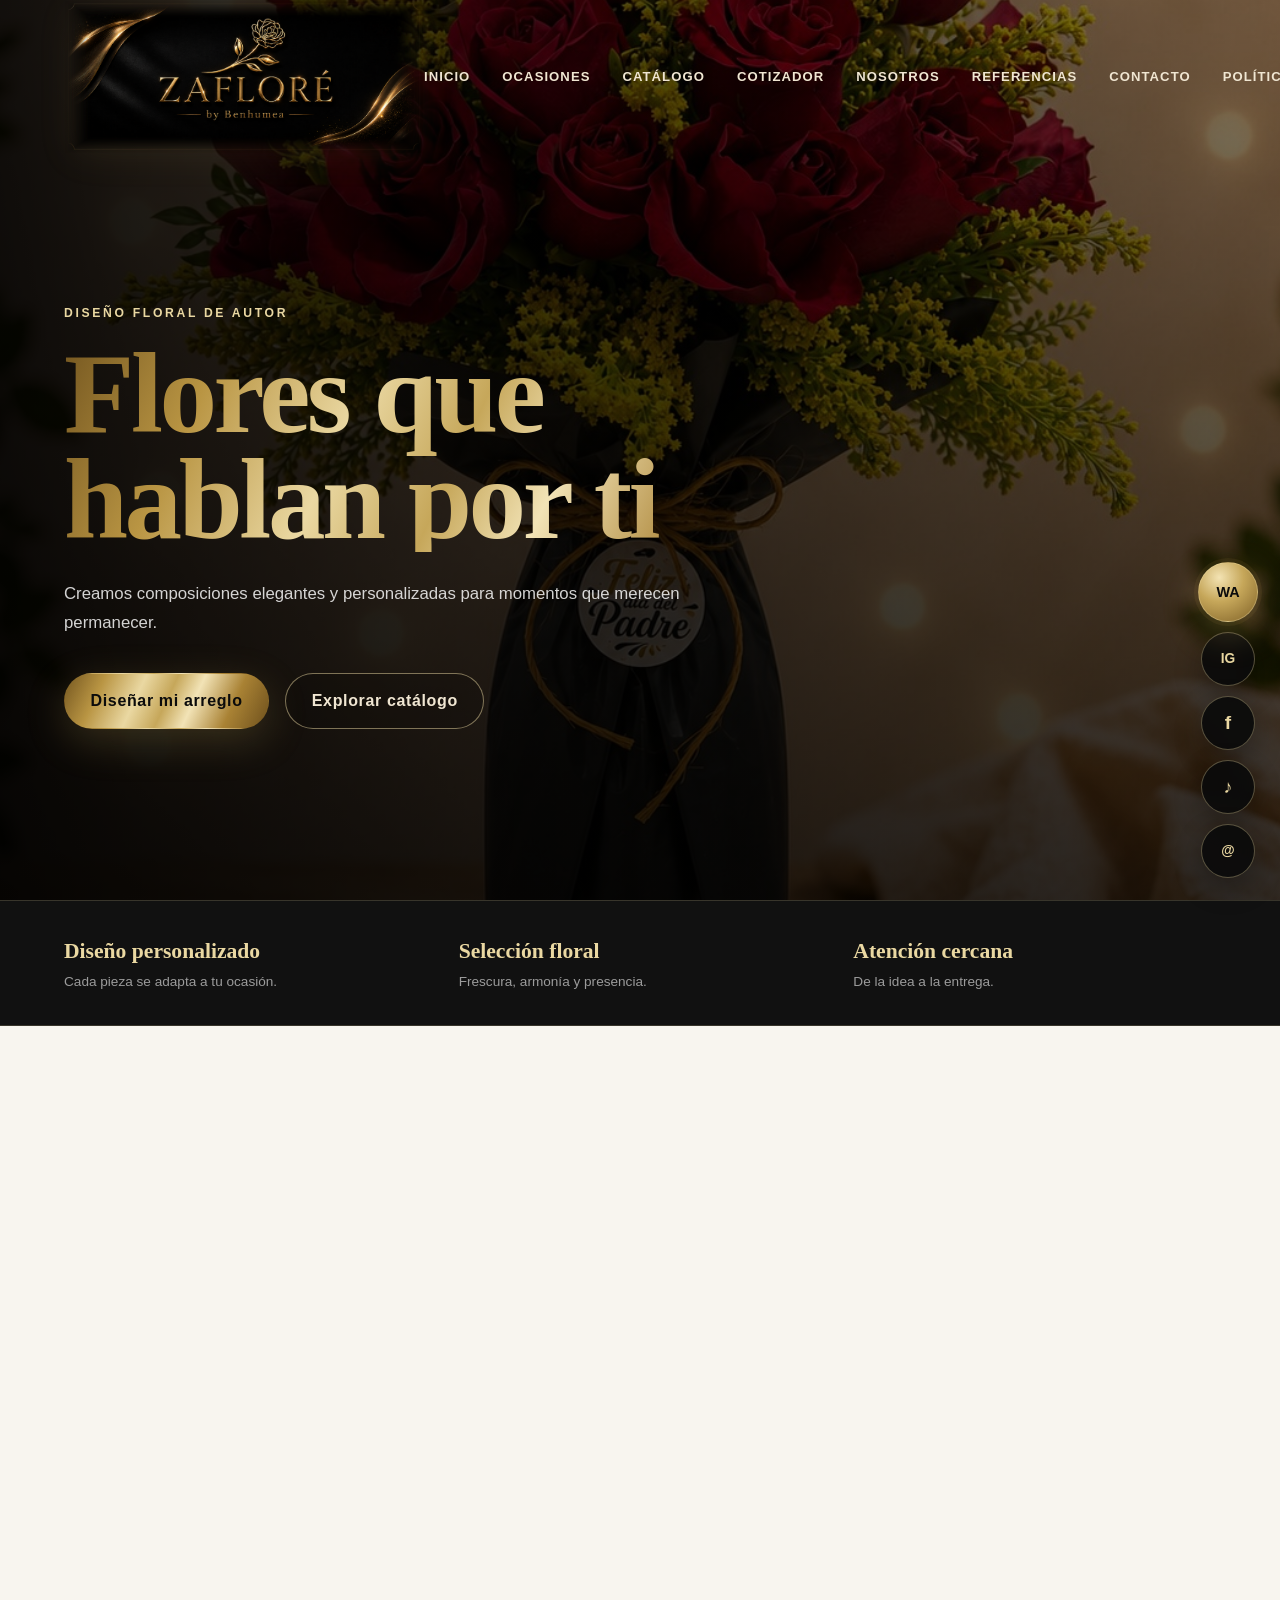
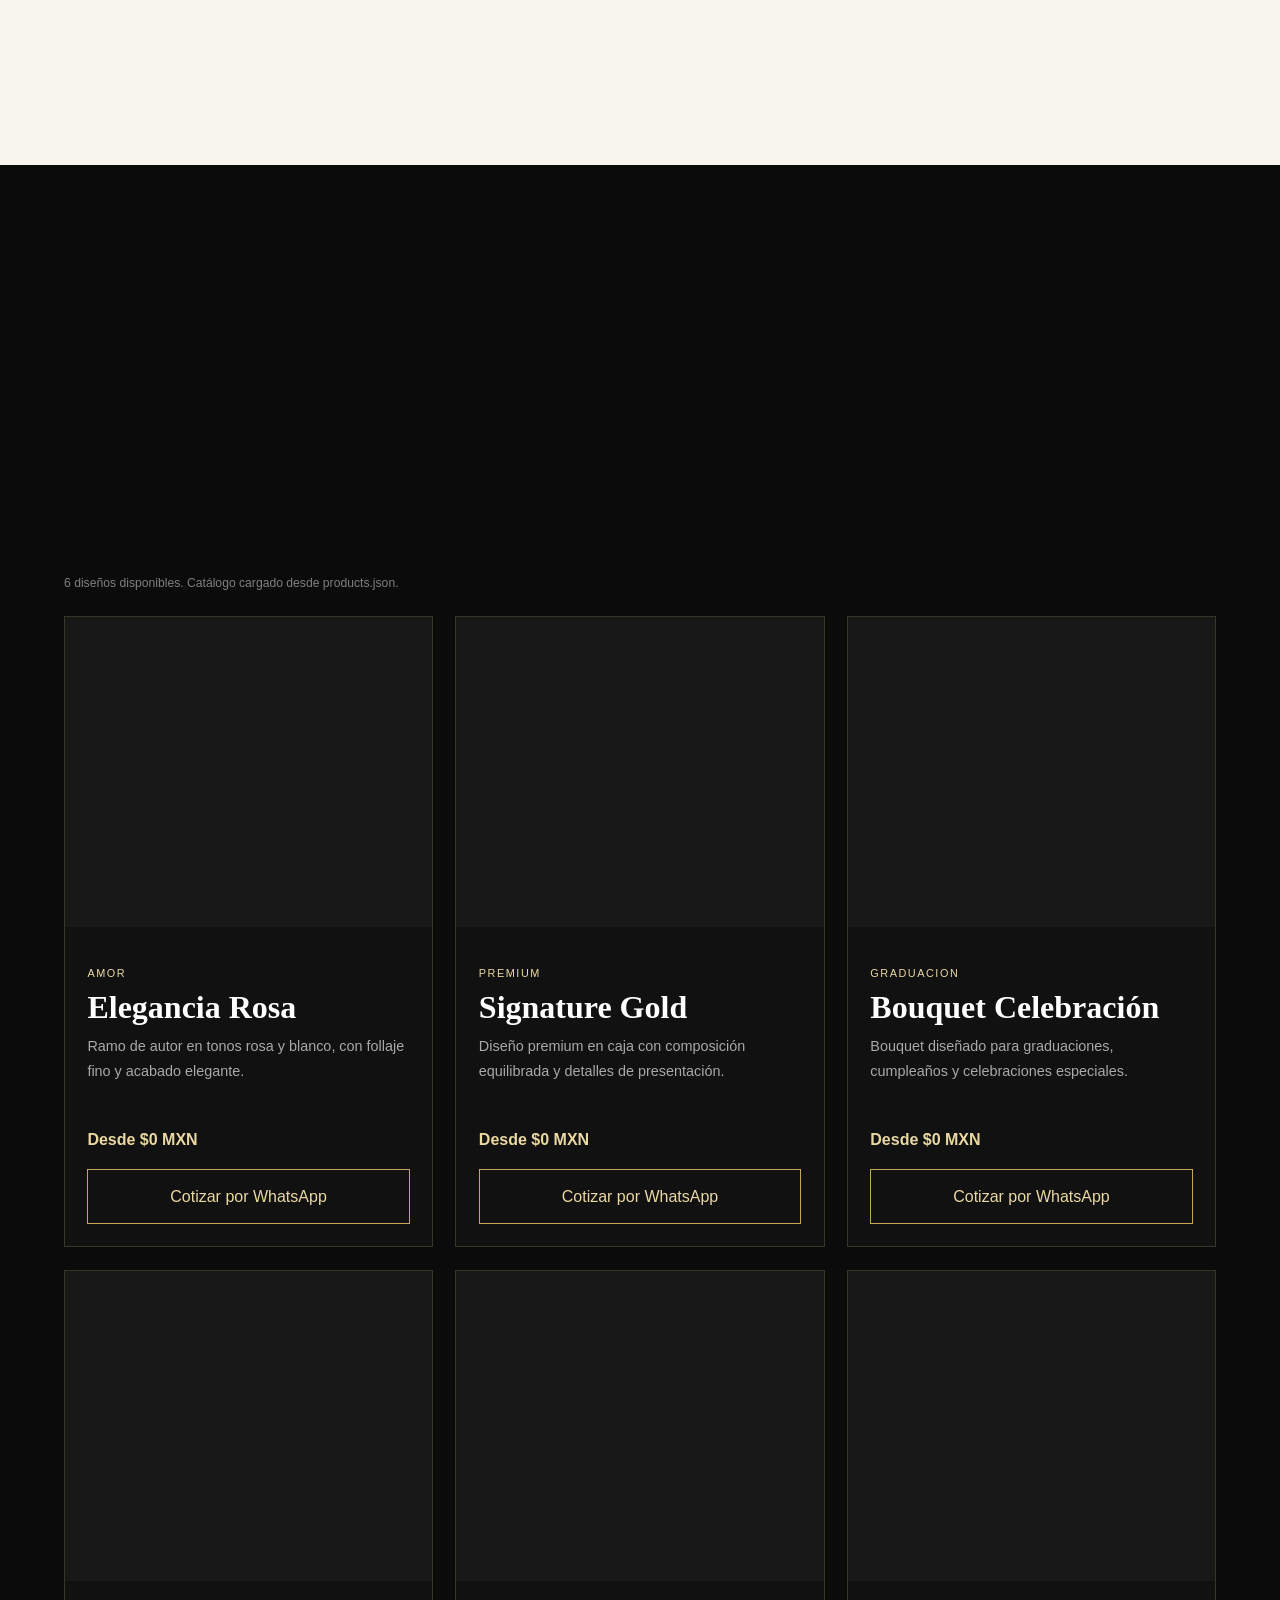
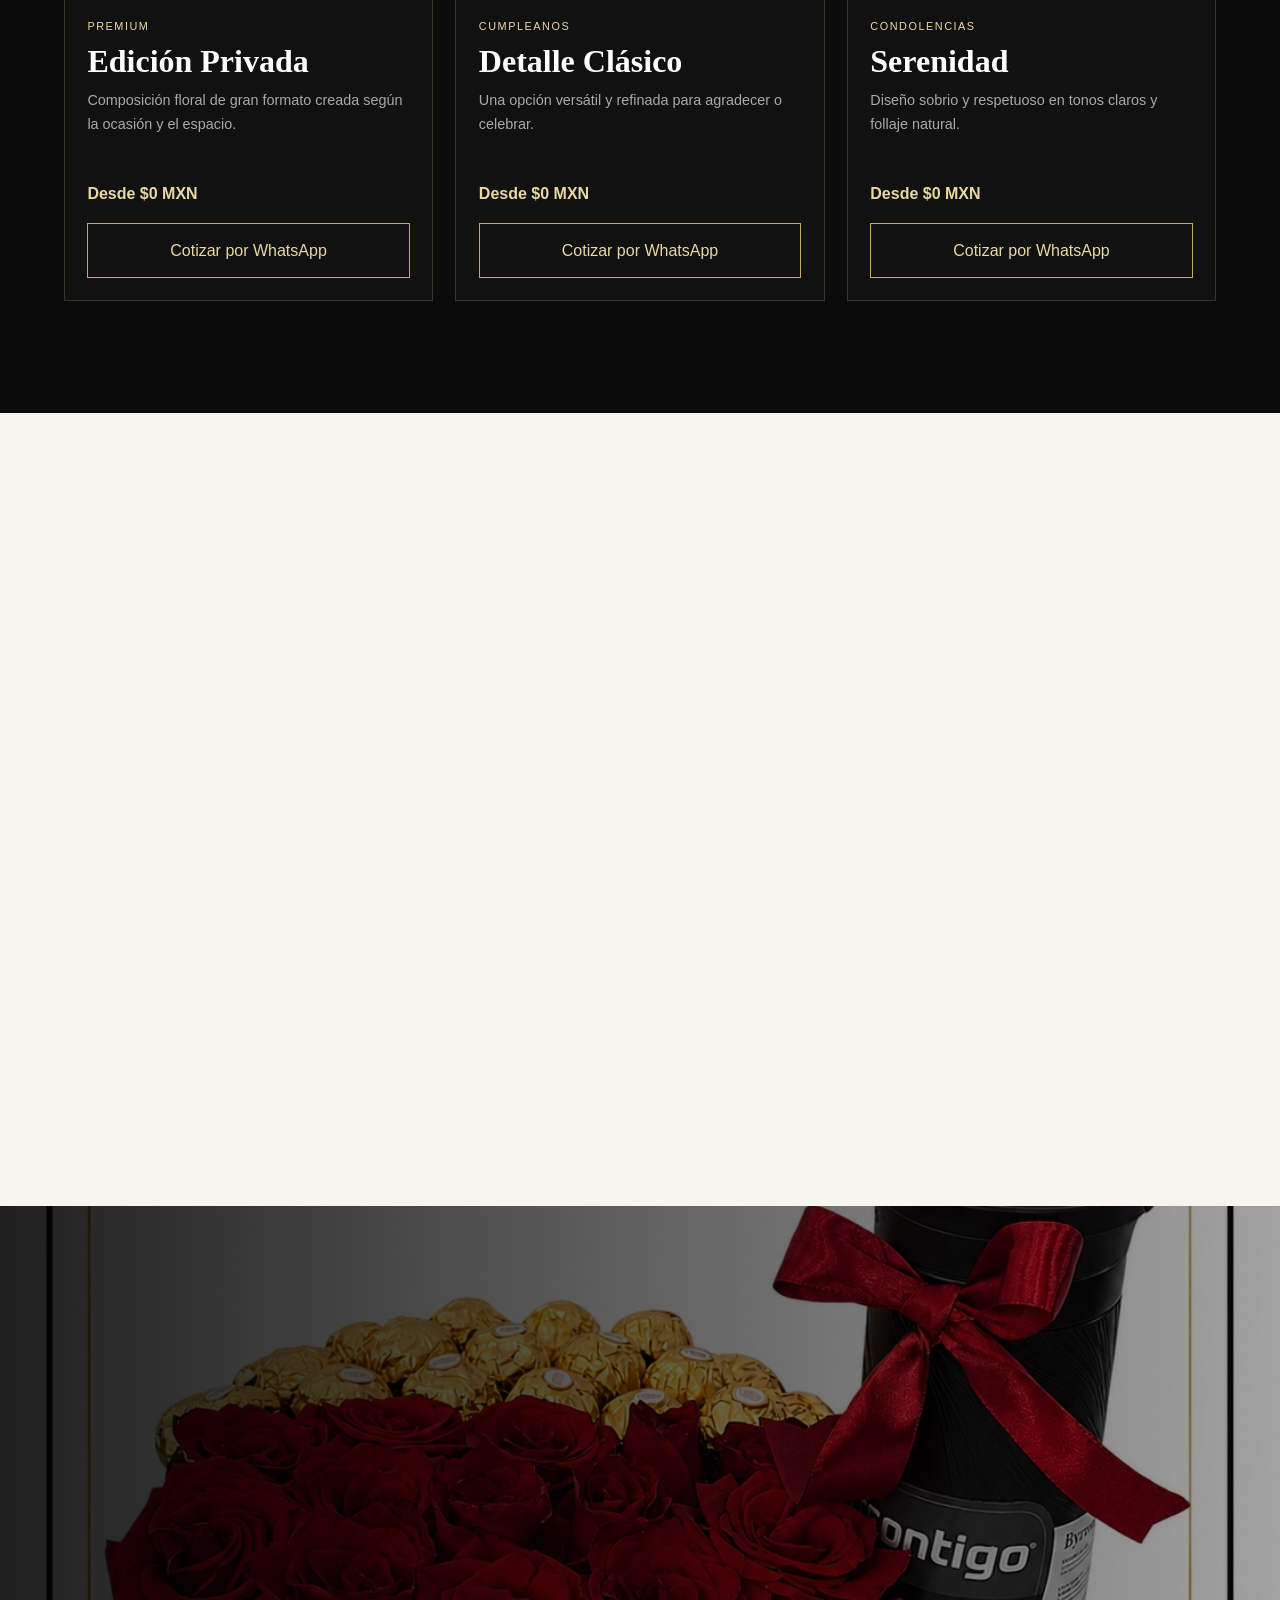
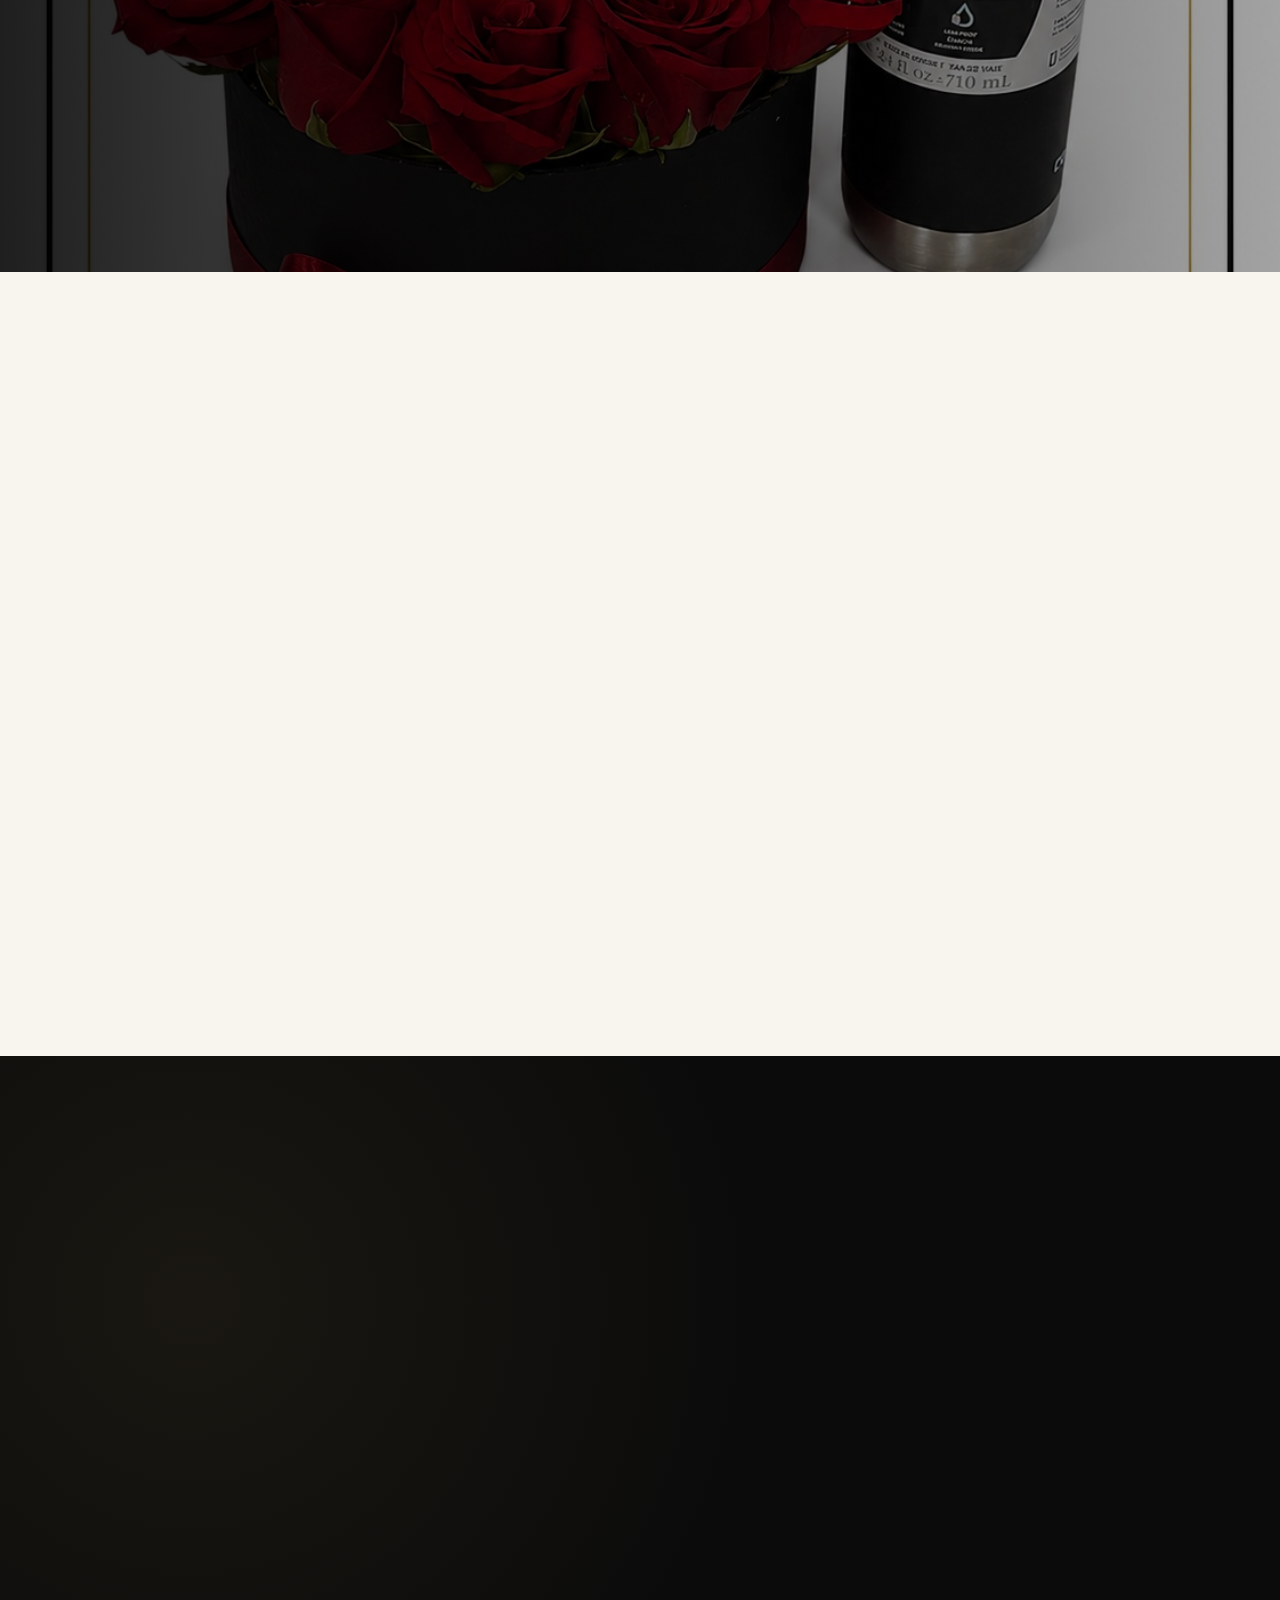
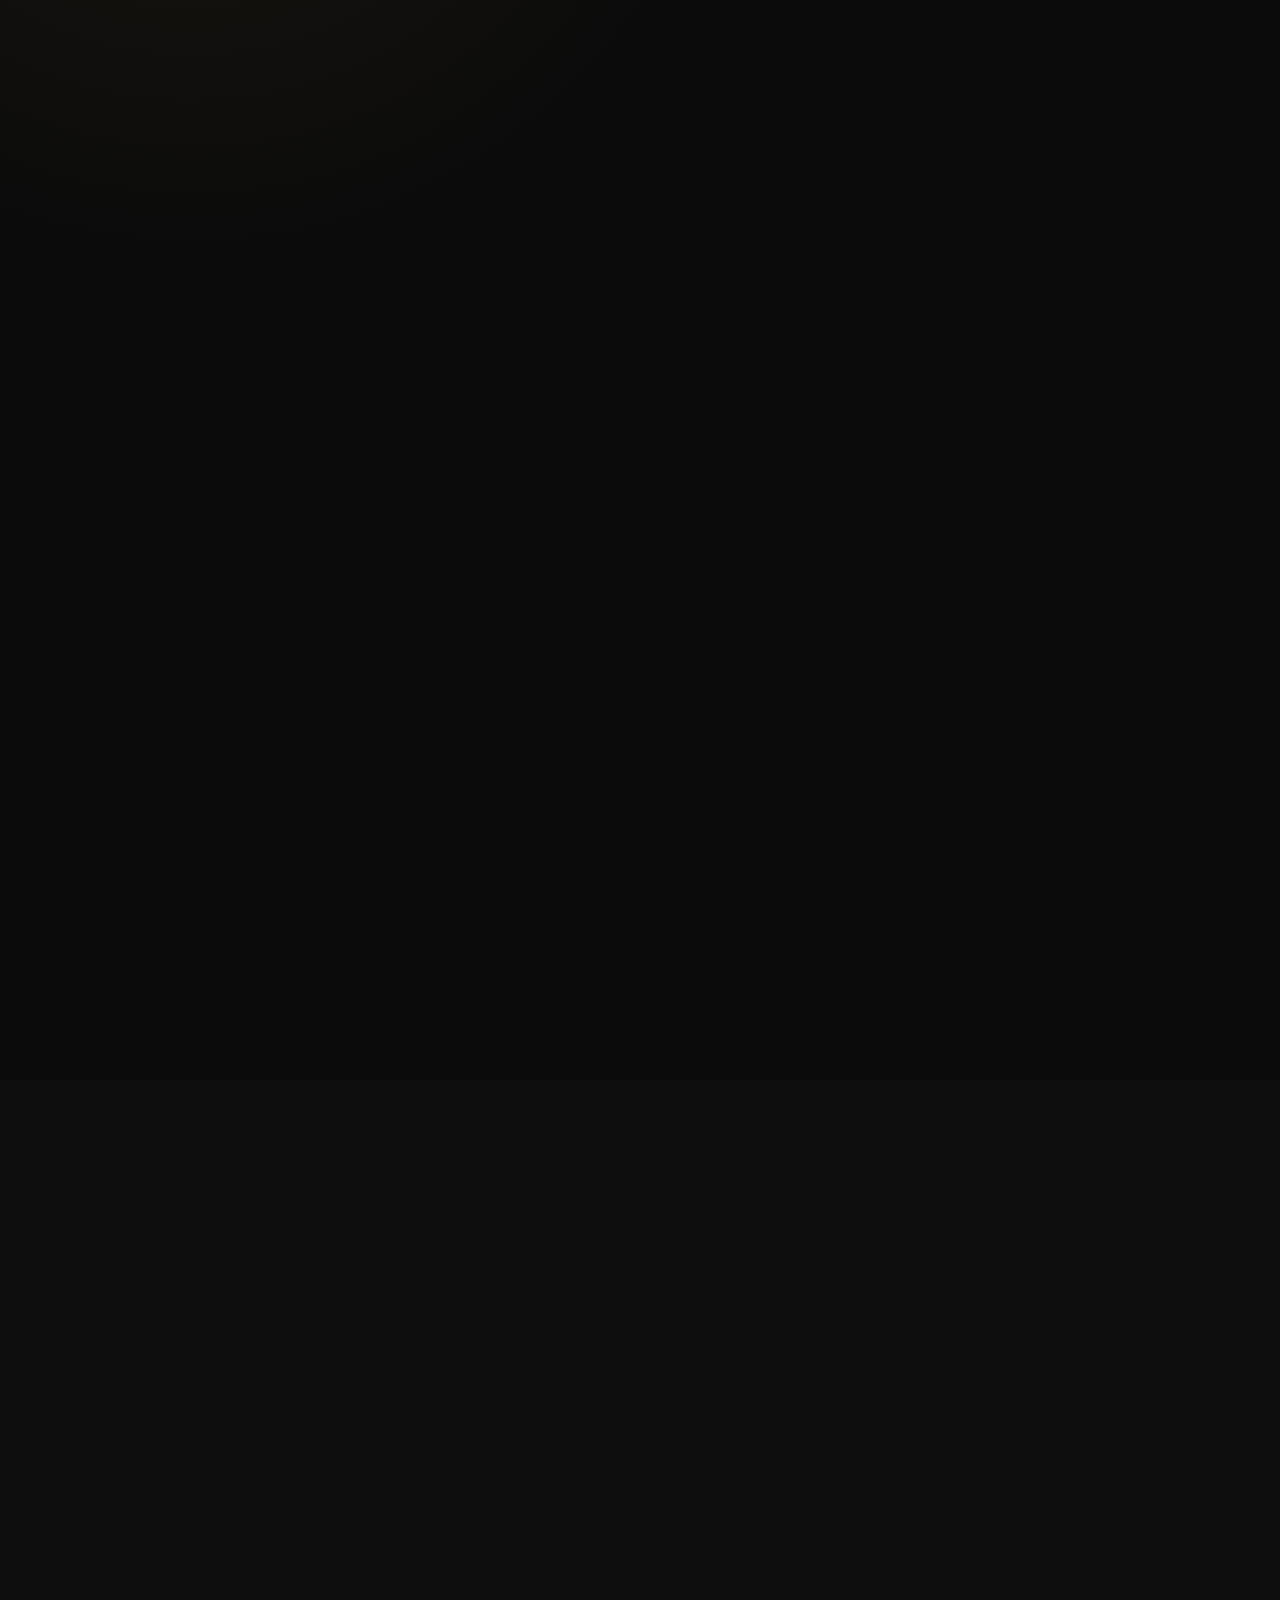
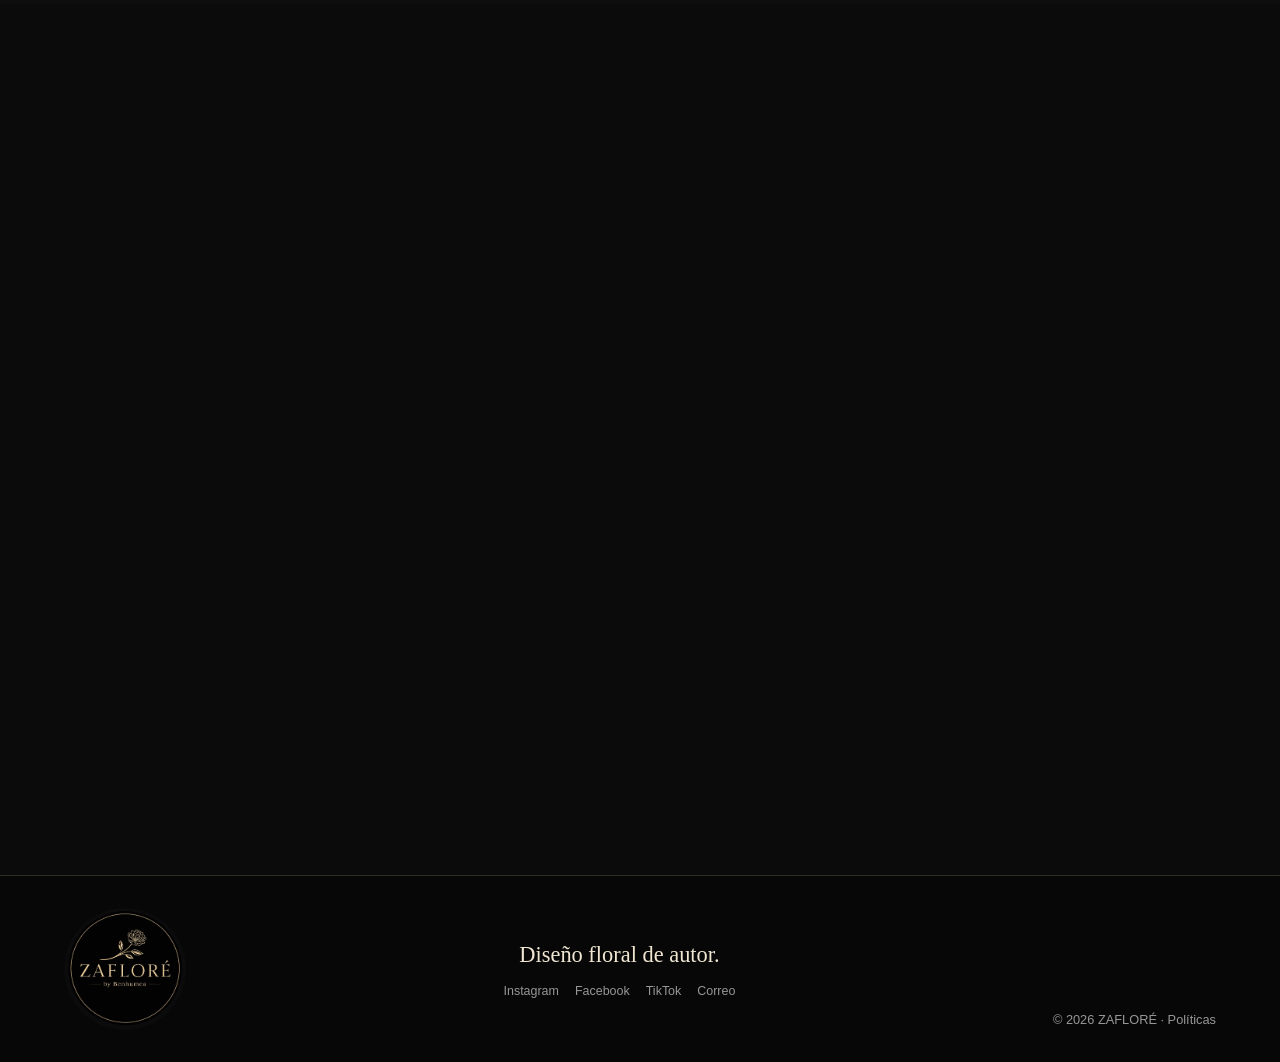
<file: index.html>
<!DOCTYPE html>
<html lang="es">
<head>
  <meta charset="UTF-8">
  <meta name="viewport" content="width=device-width, initial-scale=1.0">
  <meta name="description" content="ZAFLORÉ, diseño floral personalizado en Santa Fe, Cuajimalpa y zonas cercanas.">
  <meta name="theme-color" content="#0b0b0b">
  <meta name="referrer" content="strict-origin-when-cross-origin">
  <meta http-equiv="Content-Security-Policy" content="default-src 'self'; base-uri 'self'; object-src 'none'; form-action 'self'; script-src 'self'; style-src 'self' https://fonts.googleapis.com; font-src https://fonts.gstatic.com; img-src 'self' data:; connect-src 'self'; upgrade-insecure-requests">
  <meta http-equiv="Permissions-Policy" content="camera=(), microphone=(), geolocation=(), payment=(), usb=()">
  <title>ZAFLORÉ | Diseño floral de autor</title>

  <link rel="preconnect" href="https://fonts.googleapis.com">
  <link rel="preconnect" href="https://fonts.gstatic.com" crossorigin>
  <link href="https://fonts.googleapis.com/css2?family=Cormorant+Garamond:wght@500;600;700&family=Montserrat:wght@400;500;600&display=swap" rel="stylesheet">
  <link rel="stylesheet" href="style.css?v=20260714-2">
</head>
<body>
  <div class="page-loader" id="pageLoader" aria-hidden="true">
    <img src="images/logoza.png" alt="Logotipo ZAFLORÉ" class="loader-logo loader-logoza" width="220" height="220">
  </div>

  <header class="header" id="header">
    <div class="container nav">
      <a class="brand-logo-link" href="#inicio" aria-label="Regresar al inicio de ZAFLORÉ">
        <img class="brand-logo brand-logo-horizontal" src="images/logoweb-banner.png" alt="ZAFLORÉ by Benhumea" width="420" height="140">
      </a>

      <button class="menu-toggle" id="menuToggle" type="button" aria-label="Abrir menú" aria-expanded="false" aria-controls="menu">
        <span></span><span></span><span></span>
      </button>

      <nav class="menu" id="menu" aria-label="Navegación principal">
        <a href="#inicio">Inicio</a>
        <a href="#ocasiones">Ocasiones</a>
        <a href="#catalogo">Catálogo</a>
        <a href="#cotizador">Cotizador</a>
        <a href="#nosotros">Nosotros</a>
        <a href="#referencias">Referencias</a>
        <a href="#contacto">Contacto</a>
        <a href="politicas.html">Políticas</a>
      </nav>
    </div>
  </header>

  <main>
    <section class="hero" id="inicio">
      <div class="hero-media" aria-hidden="true"></div>
      <div class="hero-shade" aria-hidden="true"></div>

      <div class="container hero-content reveal">
<p class="eyebrow">Diseño floral de autor</p>
        <h1 class="gold-text">Flores que hablan por ti</h1>
        <p class="hero-copy">Creamos composiciones elegantes y personalizadas para momentos que merecen permanecer.</p>
        <div class="hero-actions">
          <a class="btn btn-gold" href="#cotizador">Diseñar mi arreglo</a>
          <a class="btn btn-ghost" href="#catalogo">Explorar catálogo</a>
        </div>
      </div>
    </section>

    <section class="luxury-strip" aria-label="Características de ZAFLORÉ">
      <div class="container strip-grid">
        <div><strong>Diseño personalizado</strong><span>Cada pieza se adapta a tu ocasión.</span></div>
        <div><strong>Selección floral</strong><span>Frescura, armonía y presencia.</span></div>
        <div><strong>Atención cercana</strong><span>De la idea a la entrega.</span></div>
      </div>
    </section>

    <section class="section light-section" id="ocasiones">
      <div class="container">
        <div class="section-head reveal">
          <p class="eyebrow dark">Momentos inolvidables</p>
          <h2>Una creación para cada ocasión</h2>
        </div>

        <div class="occasion-grid">
          <button class="occasion-card occasion-birthday reveal catalog-shortcut" type="button" data-occasion="cumpleanos">
            <span class="number">01</span>
            <h3>Cumpleaños</h3>
            <p>Color y personalidad.</p>
          </button>

          <button class="occasion-card occasion-love reveal catalog-shortcut" type="button" data-occasion="aniversario">
            <span class="number">02</span>
            <h3>Amor</h3>
            <p>Diseños con intención.</p>
          </button>

          <button class="occasion-card occasion-graduation reveal catalog-shortcut" type="button" data-occasion="graduacion">
            <span class="number">03</span>
            <h3>Graduaciones</h3>
            <p>Celebrar grandes logros.</p>
          </button>

          <button class="occasion-card occasion-events reveal catalog-shortcut" type="button" data-occasion="evento">
            <span class="number">04</span>
            <h3>Eventos</h3>
            <p>Piezas para espacios especiales.</p>
          </button>
        </div>
      </div>
    </section>

    <section class="section dark-section" id="catalogo">
      <div class="container">
        <div class="section-head reveal">
          <p class="eyebrow">Colección ZAFLORÉ</p>
          <h2 class="gold-text">Catálogo dinámico</h2>
          <p class="light-copy">Filtra por ocasión, estilo o presupuesto. Los precios son referencias y pueden variar por temporada.</p>
        </div>

        <div class="catalog-controls reveal">
          <select id="filterOccasion" aria-label="Filtrar por ocasión">
            <option value="">Todas las ocasiones</option>
            <option value="cumpleanos">Cumpleaños</option>
            <option value="aniversario">Aniversario</option>
            <option value="graduacion">Graduación</option>
            <option value="evento">Evento</option>
            <option value="condolencias">Condolencias</option>
          </select>

          <select id="filterCategory" aria-label="Filtrar por categoría">
            <option value="">Todos los estilos</option>
            <option value="premium">Premium</option>
            <option value="amor">Amor</option>
            <option value="graduacion">Graduación</option>
            <option value="cumpleanos">Cumpleaños</option>
            <option value="condolencias">Condolencias</option>
          </select>

          <select id="filterPrice" aria-label="Filtrar por precio">
            <option value="">Cualquier presupuesto</option>
            <option value="1000">Hasta $1,000</option>
            <option value="1500">Hasta $1,500</option>
            <option value="2500">Hasta $2,500</option>
            <option value="99999">Más opciones</option>
          </select>

          <button class="btn btn-ghost compact" id="clearFilters" type="button">Limpiar</button>
        </div>

        <p class="catalog-status" id="catalogStatus" role="status" aria-live="polite">
          Cargando catálogo…
        </p>
        <div class="product-grid" id="productGrid" aria-live="polite"></div>
        <p id="emptyCatalog" class="empty-state" hidden>No encontramos arreglos con esos filtros. Podemos crear uno personalizado.</p>
      </div>
    </section>

    <section class="section light-section" id="cotizador">
      <div class="container quote-grid">
        <div class="quote-intro reveal">
          <p class="eyebrow dark">Cotizador inteligente</p>
          <h2>Construye una solicitud en minutos</h2>
          <p>El cotizador genera una recomendación y prepara el mensaje para WhatsApp.</p>

          <div class="assistant-box">
            <strong>Asistente ZAFLORÉ</strong>
            <p id="assistantText">Selecciona una ocasión y presupuesto para recibir una sugerencia.</p>
          </div>
        </div>

        <form class="quote-form reveal" id="quoteForm" autocomplete="on">
          <label>Ocasión
            <select id="quoteOccasion" required>
              <option value="">Selecciona</option>
              <option value="cumpleanos">Cumpleaños</option>
              <option value="aniversario">Aniversario</option>
              <option value="graduacion">Graduación</option>
              <option value="evento">Evento</option>
              <option value="condolencias">Condolencias</option>
            </select>
          </label>

          <label>Presupuesto
            <select id="quoteBudget" required>
              <option value="">Selecciona</option>
              <option value="1000">Hasta $1,000</option>
              <option value="1500">De $1,000 a $1,500</option>
              <option value="2500">De $1,500 a $2,500</option>
              <option value="4000">Más de $2,500</option>
            </select>
          </label>

          <label>Paleta de color
            <select id="quoteColor">
              <option value="libre">A elección de ZAFLORÉ</option>
              <option value="rosa y blanco">Rosa y blanco</option>
              <option value="blanco y verde">Blanco y verde</option>
              <option value="tonos intensos">Tonos intensos</option>
              <option value="neutros y elegantes">Neutros y elegantes</option>
            </select>
          </label>

          <label>Fecha de entrega
            <input id="quoteDate" type="date">
          </label>

          <label>Zona de entrega
            <input id="quoteZone" type="text" maxlength="80" autocomplete="address-level2" placeholder="Ej. Santa Fe">
          </label>

          <label>Mensaje o indicaciones
            <textarea id="quoteNotes" rows="4" maxlength="600"></textarea>
          </label>

          <button class="btn btn-gold full" type="submit">Enviar solicitud por WhatsApp</button>
        </form>
      </div>
    </section>

    <section class="signature-section">
      <div class="signature-media" aria-hidden="true"></div>
      <div class="signature-overlay" aria-hidden="true"></div>

      <div class="container signature-content reveal">
        <p class="eyebrow">Recomendación personalizada</p>
        <h2 class="gold-text">Una pieza única comienza con una conversación</h2>
        <p>También podemos crear una propuesta sin partir de un modelo del catálogo.</p>
        <button class="btn btn-gold whatsapp-link" type="button" data-message="Hola, quiero cotizar una propuesta floral, totalmente perozonlizada.">Hablar con ZAFLORÉ</button>
      </div>
    </section>

    <section class="section light-section" id="nosotros">
      <div class="container about-grid">
        <div class="about-copy reveal">
          <p class="eyebrow dark">Nuestra esencia</p>
          <h2>Detalles creados con intención</h2>
          <p>ZAFLORÉ transforma flores en mensajes mediante selección, textura, equilibrio y sensibilidad.</p>
          <div class="about-values"><span>Elegancia</span><span>Personalización</span><span>Detalle</span></div>
        </div>

        <div class="about-visual reveal">
          <div class="frame"></div>
          <div class="about-photo" role="img" aria-label="Equipo y proceso creativo de ZAFLORÉ"></div>
        </div>
      </div>
    </section>


    <section class="section references-section" id="referencias">
      <div class="container">
        <div class="section-head reveal">
          <p class="eyebrow">Referencias y recomendaciones</p>
          <h2 class="gold-text">Experiencias, inspiración y comunidad</h2>
          <p class="light-copy">
            Consulta ejemplos publicados por ZAFLORÉ en Facebook y comparte tu propia experiencia.
            Las recomendaciones enviadas se revisan antes de publicarse.
          </p>
        </div>

        <div class="references-layout">
          <div class="facebook-references reveal">
            <div class="references-subhead">
              <p class="eyebrow">Ejemplos públicos</p>
              <h3>Referencias tomadas de Facebook</h3>
              <p>
                Estas tarjetas resumen temas presentes en publicaciones públicas de ZAFLORÉ.
                No se presentan como reseñas de clientes.
              </p>
            </div>

            <div class="facebook-reference-grid">
              <article class="facebook-reference-card reference-graduation">
                <div class="reference-card-overlay"></div>
                <div class="reference-card-content">
                  <span>Graduaciones</span>
                  <h4>Detalles para celebrar años de esfuerzo</h4>
                  <p>
                    Bouquets y arreglos personalizados pensados para reconocer logros importantes.
                  </p>
                  <a href="https://www.facebook.com/zafloremx/posts/-detr%C3%A1s-de-cada-graduaci%C3%B3n-hay-a%C3%B1os-de-esfuerzo-desvelos-y-sue%C3%B1os-cumplidoshaz-q/122112978381306634/"
                     target="_blank" rel="noopener noreferrer">
                    Ver publicación
                  </a>
                </div>
              </article>

              <article class="facebook-reference-card reference-meaning">
                <div class="reference-card-overlay"></div>
                <div class="reference-card-content">
                  <span>Diseño con significado</span>
                  <h4>Color, intención y personalidad</h4>
                  <p>
                    Composiciones donde cada flor y cada tono ayudan a transmitir un mensaje.
                  </p>
                  <a href="https://www.facebook.com/zafloremx/posts/un-detalle-que-habla-por-s%C3%AD-solodise%C3%B1o-color-y-significado-en-cada-flor-pensado-/122109821397306634/"
                     target="_blank" rel="noopener noreferrer">
                    Ver publicación
                  </a>
                </div>
              </article>

              <article class="facebook-reference-card reference-family">
                <div class="reference-card-overlay"></div>
                <div class="reference-card-content">
                  <span>Celebraciones familiares</span>
                  <h4>Diseños especiales para papá</h4>
                  <p>
                    Ejemplos de arreglos con girasoles, rosas y lirios para fechas especiales.
                  </p>
                  <a href="https://www.facebook.com/zafloremx/photos/un-dise%C3%B1o-que-celebra-a-pap%C3%A1-con-elegancia-girasoles-rosas-y-lirios-en-un-dise%C3%B1o/122110950345306634/"
                     target="_blank" rel="noopener noreferrer">
                    Ver publicación
                  </a>
                </div>
              </article>
            </div>
          </div>

          <div class="recommendation-panel reveal">
            <div class="references-subhead">
              <p class="eyebrow">Tu experiencia</p>
              <h3>Comparte una recomendación</h3>
              <p>
                El comentario se enviará por WhatsApp para revisión. En este sitio estático,
                el borrador solo se conserva en tu navegador hasta que ZAFLORÉ lo apruebe.
              </p>
            </div>

            <form class="recommendation-form" id="recommendationForm" autocomplete="on">
              <label for="recommendationName">Nombre o iniciales</label>
              <input id="recommendationName" name="recommendationName"
                     type="text" maxlength="60" autocomplete="name" required>

              <label for="recommendationRating">Calificación</label>
              <select id="recommendationRating" name="recommendationRating" required>
                <option value="">Selecciona</option>
                <option value="5">5 estrellas</option>
                <option value="4">4 estrellas</option>
                <option value="3">3 estrellas</option>
                <option value="2">2 estrellas</option>
                <option value="1">1 estrella</option>
              </select>

              <label for="recommendationOccasion">Tipo de experiencia</label>
              <select id="recommendationOccasion" name="recommendationOccasion">
                <option value="Pedido floral">Pedido floral</option>
                <option value="Entrega">Entrega</option>
                <option value="Atención y cotización">Atención y cotización</option>
                <option value="Diseño personalizado">Diseño personalizado</option>
                <option value="Otro">Otro</option>
              </select>

              <label for="recommendationMessage">Recomendación o retroalimentación</label>
              <textarea id="recommendationMessage" name="recommendationMessage"
                        rows="5" minlength="20" maxlength="500" required
                        placeholder="Cuéntanos qué te gustó y qué podríamos mejorar."></textarea>

              <label class="recommendation-consent">
                <input id="recommendationConsent" type="checkbox" required>
                <span>Autorizo que ZAFLORÉ revise este comentario y me contacte para confirmar su publicación.</span>
              </label>

              <button class="btn btn-gold full" type="submit">
                Enviar recomendación por WhatsApp
              </button>
            </form>

            <div class="pending-recommendations">
              <div class="pending-header">
                <h4>Mis recomendaciones pendientes</h4>
                <button class="text-button" id="clearPendingRecommendations" type="button">
                  Limpiar borradores
                </button>
              </div>
              <p class="pending-help" id="pendingRecommendationsHelp">
                Los borradores enviados desde este dispositivo aparecerán aquí.
              </p>
              <div id="pendingRecommendationsList" aria-live="polite"></div>
            </div>
          </div>
        </div>
      </div>
    </section>

    <section class="section instagram-section">
      <div class="container instagram-grid">
        <div class="reveal">
          <p class="eyebrow">Comunidad ZAFLORÉ</p>
          <h2 class="gold-text">Conecta con nosotros</h2>
          <p class="light-copy">Descubre diseños recientes, novedades y formas de contacto en nuestras redes sociales.</p>

          <div class="social-buttons" aria-label="Redes sociales de ZAFLORÉ">
            <a class="social-button" href="https://www.instagram.com/zafloremx/" target="_blank" rel="noopener noreferrer" aria-label="Abrir Instagram de ZAFLORÉ">
              <span class="social-mark" aria-hidden="true">IG</span>
              <span>Instagram</span>
            </a>

            <a class="social-button" href="https://www.facebook.com/zafloremx/" target="_blank" rel="noopener noreferrer" aria-label="Abrir Facebook de ZAFLORÉ">
              <span class="social-mark" aria-hidden="true">f</span>
              <span>Facebook</span>
            </a>

            <a class="social-button" href="https://www.tiktok.com/@zafloremx" target="_blank" rel="noopener noreferrer" aria-label="Abrir TikTok de ZAFLORÉ">
              <span class="social-mark" aria-hidden="true">♪</span>
              <span>TikTok</span>
            </a>

            <a class="social-button" href="mailto:zafloremx@gmail.com" aria-label="Enviar correo a ZAFLORÉ">
              <span class="social-mark" aria-hidden="true">@</span>
              <span>Correo</span>
            </a>
          </div>
        </div>

        <div class="instagram-preview reveal">
          <a href="https://www.instagram.com/zafloremx/" target="_blank" rel="noopener noreferrer">
            <img src="images/arreglo-1.jpg" alt="Diseño floral ZAFLORÉ" loading="lazy">
          </a>
          <a href="https://www.instagram.com/zafloremx/" target="_blank" rel="noopener noreferrer">
            <img src="images/arreglo-2.jpg" alt="Arreglo floral ZAFLORÉ" loading="lazy">
          </a>
          <a href="https://www.instagram.com/zafloremx/" target="_blank" rel="noopener noreferrer">
            <img src="images/arreglo-3.jpg" alt="Bouquet ZAFLORÉ" loading="lazy">
          </a>
        </div>
      </div>
    </section>

    <section class="section contact-section" id="contacto">
      <div class="container contact-grid">
        <div class="contact-copy reveal">
          <p class="eyebrow">Contacto</p>
          <h2 class="gold-text">Hablemos de tu próxima creación</h2>
          <p>Atención en Santa Fe, Cuajimalpa y zonas cercanas, sujeto a confirmación.</p>

          <div class="contact-links">
            <button class="text-button whatsapp-link" type="button" data-message="Hola, quiero cortizar un arreglo personalizado, gracias."">WhatsApp · 720 443 3198</button>
            <a href="mailto:zafloremx@gmail.com">zafloremx@gmail.com</a>
            <a href="politicas.html">Consultar políticas</a>
          </div>
        </div>

        <form class="contact-form reveal" id="contactForm" autocomplete="on">
          <div class="field">
            <label for="name">Nombre</label>
            <input id="name" name="name" type="text" maxlength="80" autocomplete="name" required>
          </div>

          <div class="field">
            <label for="occasion">Ocasión</label>
            <select id="occasion" name="occasion">
              <option>Cumpleaños</option>
              <option>Aniversario</option>
              <option>Graduación</option>
              <option>Evento</option>
              <option>Otro</option>
            </select>
          </div>

          <div class="field">
            <label for="budget">Presupuesto aproximado</label>
            <input id="budget" name="budget" type="text" maxlength="40" inputmode="decimal" placeholder="Ej. $1,500 MXN">
          </div>

          <div class="field">
            <label for="message">Cuéntanos tu idea</label>
            <textarea id="message" name="message" rows="5" maxlength="600"></textarea>
          </div>

          <button class="btn btn-gold full" type="submit">Enviar por WhatsApp</button>
        </form>
      </div>
    </section>
  </main>
  <aside class="floating-social-stack" aria-label="Accesos rápidos a redes sociales">
    <button class="floating-social floating-whatsapp whatsapp-link" type="button"
      data-message="Hola, quiero cortizar un arreglo personalizado, gracias."
      aria-label="Contactar por WhatsApp"><span aria-hidden="true">WA</span></button>

    <a class="floating-social floating-instagram" href="https://www.instagram.com/zafloremx/"
      target="_blank" rel="noopener noreferrer" aria-label="Abrir Instagram de ZAFLORÉ">
      <span aria-hidden="true">IG</span>
    </a>

    <a class="floating-social floating-facebook" href="https://www.facebook.com/zafloremx/"
      target="_blank" rel="noopener noreferrer" aria-label="Abrir Facebook de ZAFLORÉ">
      <span aria-hidden="true">f</span>
    </a>

    <a class="floating-social floating-tiktok" href="https://www.tiktok.com/@zafloremx"
      target="_blank" rel="noopener noreferrer" aria-label="Abrir TikTok de ZAFLORÉ">
      <span aria-hidden="true">♪</span>
    </a>

    <a class="floating-social floating-email" href="mailto:zafloremx@gmail.com"
      aria-label="Enviar correo a ZAFLORÉ">
      <span aria-hidden="true">@</span>
    </a>
  </aside>

  <footer class="footer">
    <div class="container footer-grid">
      <a class="footer-logo-link" href="#inicio" aria-label="Regresar al inicio de ZAFLORÉ">
        <img class="footer-logo" src="images/logo.jpg" alt="ZAFLORÉ by Benhumea" width="150" height="150">
      </a>

      <div class="footer-center">
        <p>Diseño floral de autor.</p>
        <div class="footer-socials">
          <a href="https://www.instagram.com/zafloremx/" target="_blank" rel="noopener noreferrer">Instagram</a>
          <a href="https://www.facebook.com/zafloremx/" target="_blank" rel="noopener noreferrer">Facebook</a>
          <a href="https://www.tiktok.com/@zafloremx" target="_blank" rel="noopener noreferrer">TikTok</a>
          <a href="mailto:zafloremx@gmail.com">Correo</a>
        </div>
      </div>

      <div class="footer-note">
        © <span id="year"></span> ZAFLORÉ · <a href="politicas.html">Políticas</a>
      </div>
    </div>
  </footer>

  <script src="script.js?v=20260714-2"></script>
</body>
</html>
</file>
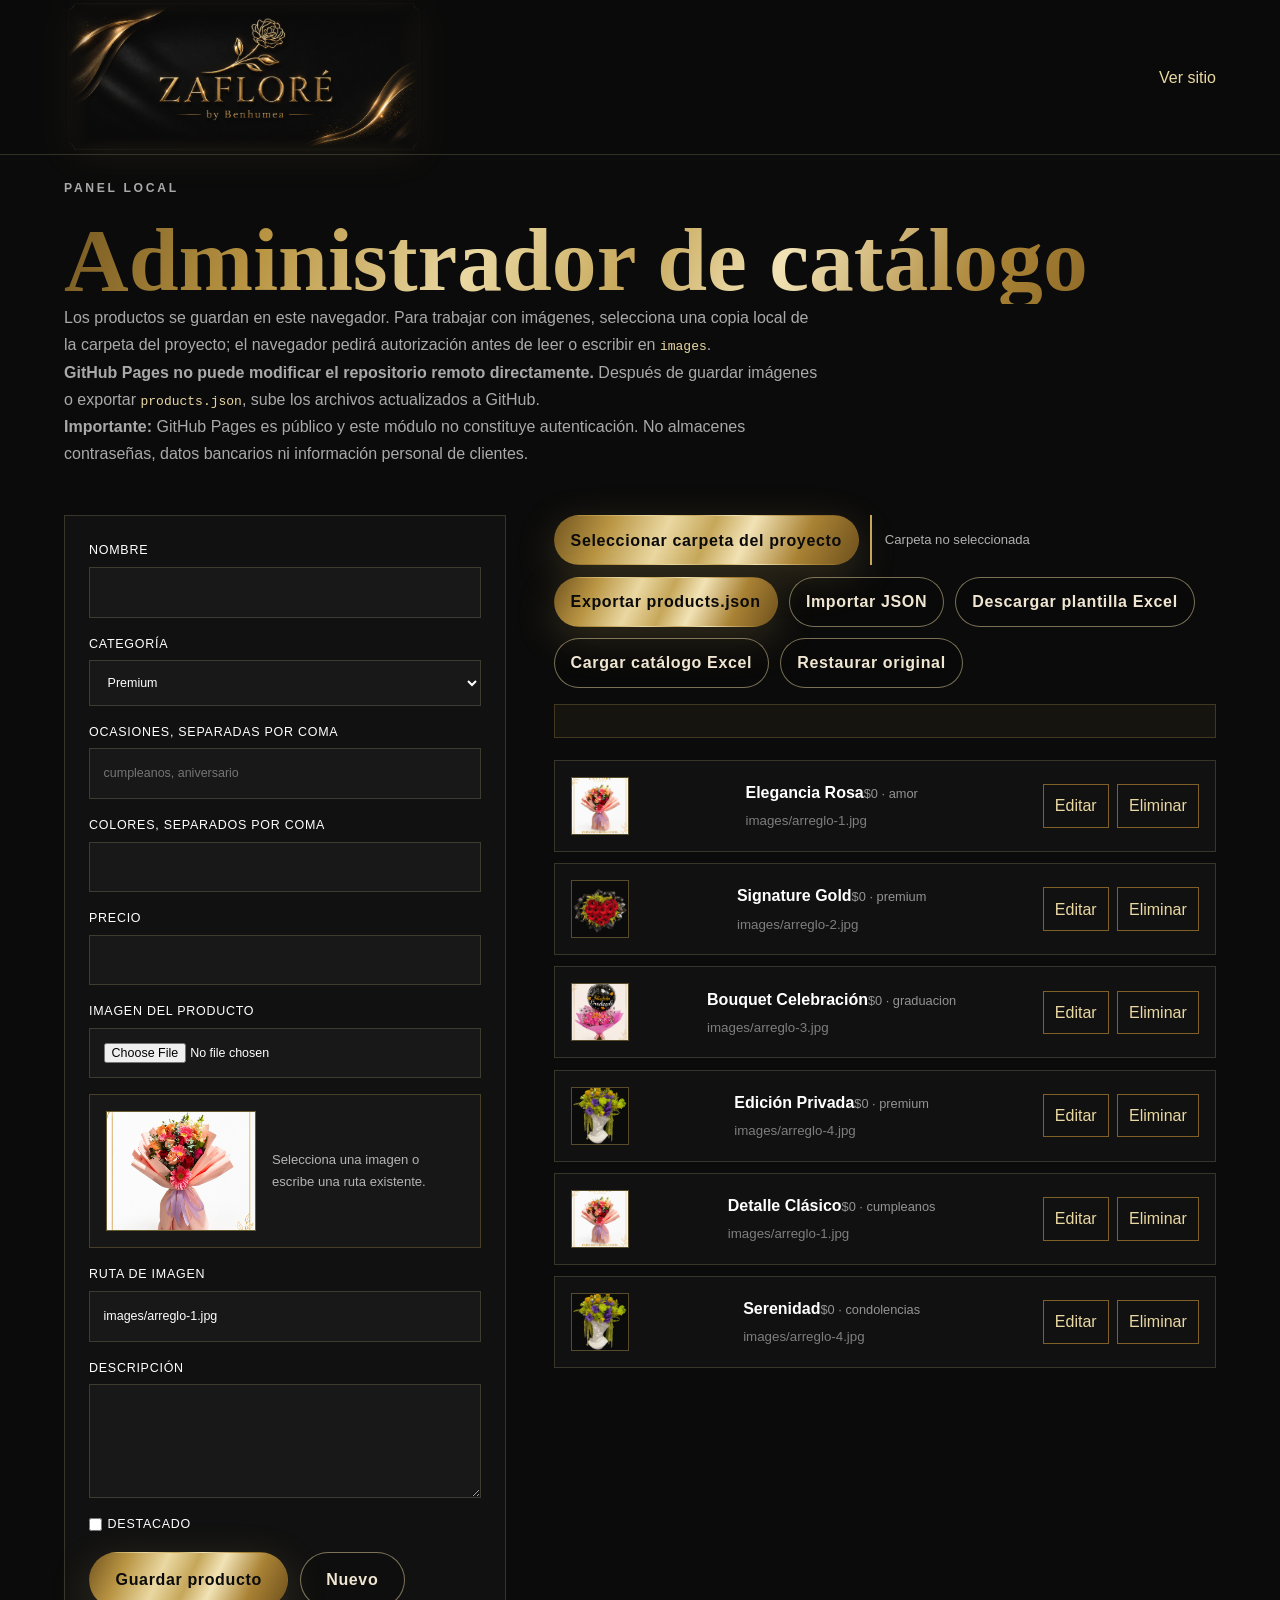
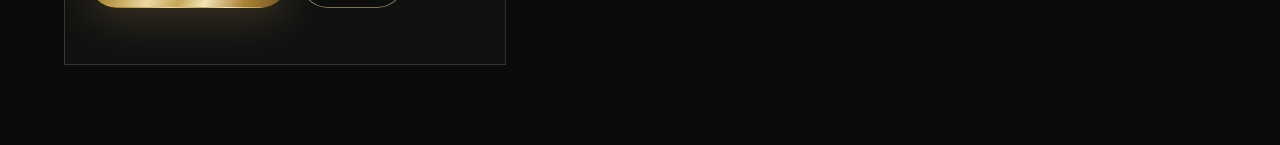
<file: admin.html>
<!DOCTYPE html>
<html lang="es">
<head>
  <meta charset="UTF-8">
  <meta name="viewport" content="width=device-width, initial-scale=1.0">
  <meta name="robots" content="noindex,nofollow,noarchive">
  <meta name="referrer" content="no-referrer">
  <meta http-equiv="Content-Security-Policy" content="default-src 'self'; base-uri 'self'; object-src 'none'; form-action 'self'; script-src 'self'; style-src 'self' https://fonts.googleapis.com; font-src https://fonts.gstatic.com; img-src 'self' data:; connect-src 'self'; upgrade-insecure-requests">
  <meta http-equiv="Permissions-Policy" content="camera=(), microphone=(), geolocation=(), payment=(), usb=()">
  <title>Administrador local | ZAFLORÉ</title>

  <link rel="preconnect" href="https://fonts.googleapis.com">
  <link rel="preconnect" href="https://fonts.gstatic.com" crossorigin>
  <link href="https://fonts.googleapis.com/css2?family=Cormorant+Garamond:wght@600;700&family=Montserrat:wght@400;500;600&display=swap" rel="stylesheet">
  <link rel="stylesheet" href="style.css">
</head>
<body class="admin-page">
  <header class="header scrolled">
    <div class="container nav">
      <a class="brand-logo-link" href="index.html#inicio" aria-label="Regresar al inicio de ZAFLORÉ">
        <img class="brand-logo brand-logo-horizontal" src="images/logoweb-banner.png" alt="ZAFLORÉ by Benhumea" width="178" height="72">
      </a>
      <nav class="policy-nav"><a href="index.html">Ver sitio</a></nav>
    </div>
  </header>

  <main class="admin-main container">
    <section class="admin-intro">
      <p class="eyebrow">Panel local</p>
      <h1 class="gold-text">Administrador de catálogo</h1>
      <p>Los productos se guardan en este navegador. Para trabajar con imágenes, selecciona una copia local de la carpeta del proyecto; el navegador pedirá autorización antes de leer o escribir en <code>images</code>.</p>
      <p class="security-warning"><strong>GitHub Pages no puede modificar el repositorio remoto directamente.</strong> Después de guardar imágenes o exportar <code>products.json</code>, sube los archivos actualizados a GitHub.</p>
      <p class="security-warning"><strong>Importante:</strong> GitHub Pages es público y este módulo no constituye autenticación. No almacenes contraseñas, datos bancarios ni información personal de clientes.</p>
    </section>

    <section class="admin-layout">
      <form id="adminForm" class="admin-form" autocomplete="off">
        <input type="hidden" id="adminId">

        <label>Nombre
          <input id="adminName" type="text" maxlength="80" required>
        </label>

        <label>Categoría
          <select id="adminCategory">
            <option value="premium">Premium</option>
            <option value="amor">Amor</option>
            <option value="graduacion">Graduación</option>
            <option value="cumpleanos">Cumpleaños</option>
            <option value="condolencias">Condolencias</option>
          </select>
        </label>

        <label>Ocasiones, separadas por coma
          <input id="adminOccasion" type="text" maxlength="180" placeholder="cumpleanos, aniversario">
        </label>

        <label>Colores, separados por coma
          <input id="adminColors" type="text" maxlength="180">
        </label>

        <label>Precio
          <input id="adminPrice" type="number" min="0" max="100000" step="1" required>
        </label>

        <label>Imagen del producto
          <input id="adminImageFile" type="file" accept="image/jpeg,image/png,image/webp">
        </label>

        <div class="admin-image-preview-wrap">
          <img id="adminImagePreview" class="admin-image-preview" src="images/arreglo-1.jpg" alt="Vista previa de la imagen seleccionada">
          <p id="adminImageHelp">Selecciona una imagen o escribe una ruta existente.</p>
        </div>

        <label>Ruta de imagen
          <input id="adminImage" type="text" maxlength="120" value="images/arreglo-1.jpg" pattern="images/[A-Za-z0-9._-]+\.(jpg|jpeg|png|webp)" required>
        </label>

        <label>Descripción
          <textarea id="adminDescription" rows="4" maxlength="320"></textarea>
        </label>

        <label class="check-row">
          <input id="adminFeatured" type="checkbox"> Destacado
        </label>

        <div class="admin-actions">
          <button class="btn btn-gold" type="submit">Guardar producto</button>
          <button class="btn btn-ghost" type="button" id="resetAdmin">Nuevo</button>
        </div>

        <p class="admin-status" id="adminStatus" role="status" aria-live="polite"></p>
      </form>

      <div>
        <div class="admin-tools">
          <button class="btn btn-gold compact" type="button" id="selectProjectFolder">Seleccionar carpeta del proyecto</button>
          <span class="folder-status" id="folderStatus">Carpeta no seleccionada</span>

          <button class="btn btn-gold compact" type="button" id="exportProducts">Exportar products.json</button>

          <label class="btn btn-ghost compact file-button">
            Importar JSON
            <input id="importProducts" type="file" accept="application/json,.json">
          </label>

          <a class="btn btn-ghost compact" href="plantilla_catalogo_zaflore.xlsx" download>
            Descargar plantilla Excel
          </a>

          <label class="btn btn-ghost compact file-button">
            Cargar catálogo Excel
            <input id="importCatalogExcel" type="file" accept=".xlsx,application/vnd.openxmlformats-officedocument.spreadsheetml.sheet">
          </label>

          <a class="btn btn-gold compact temporary-download" id="downloadFeedbackExcel" href="#" download="retroalimentacion_catalogo_zaflore.xlsx" hidden>
            Descargar Excel con retroalimentación
          </a>

          <button class="btn btn-ghost compact" type="button" id="restoreProducts">Restaurar original</button>
        </div>

        <div class="excel-feedback" id="excelFeedback" aria-live="polite"></div>

        <div id="adminList" class="admin-list"></div>
      </div>
    </section>
  </main>

  <script src="jszip.min.js"></script>
  <script src="xlsx-catalog.js"></script>
  <script src="admin.js"></script>
</body>
</html>
</file>
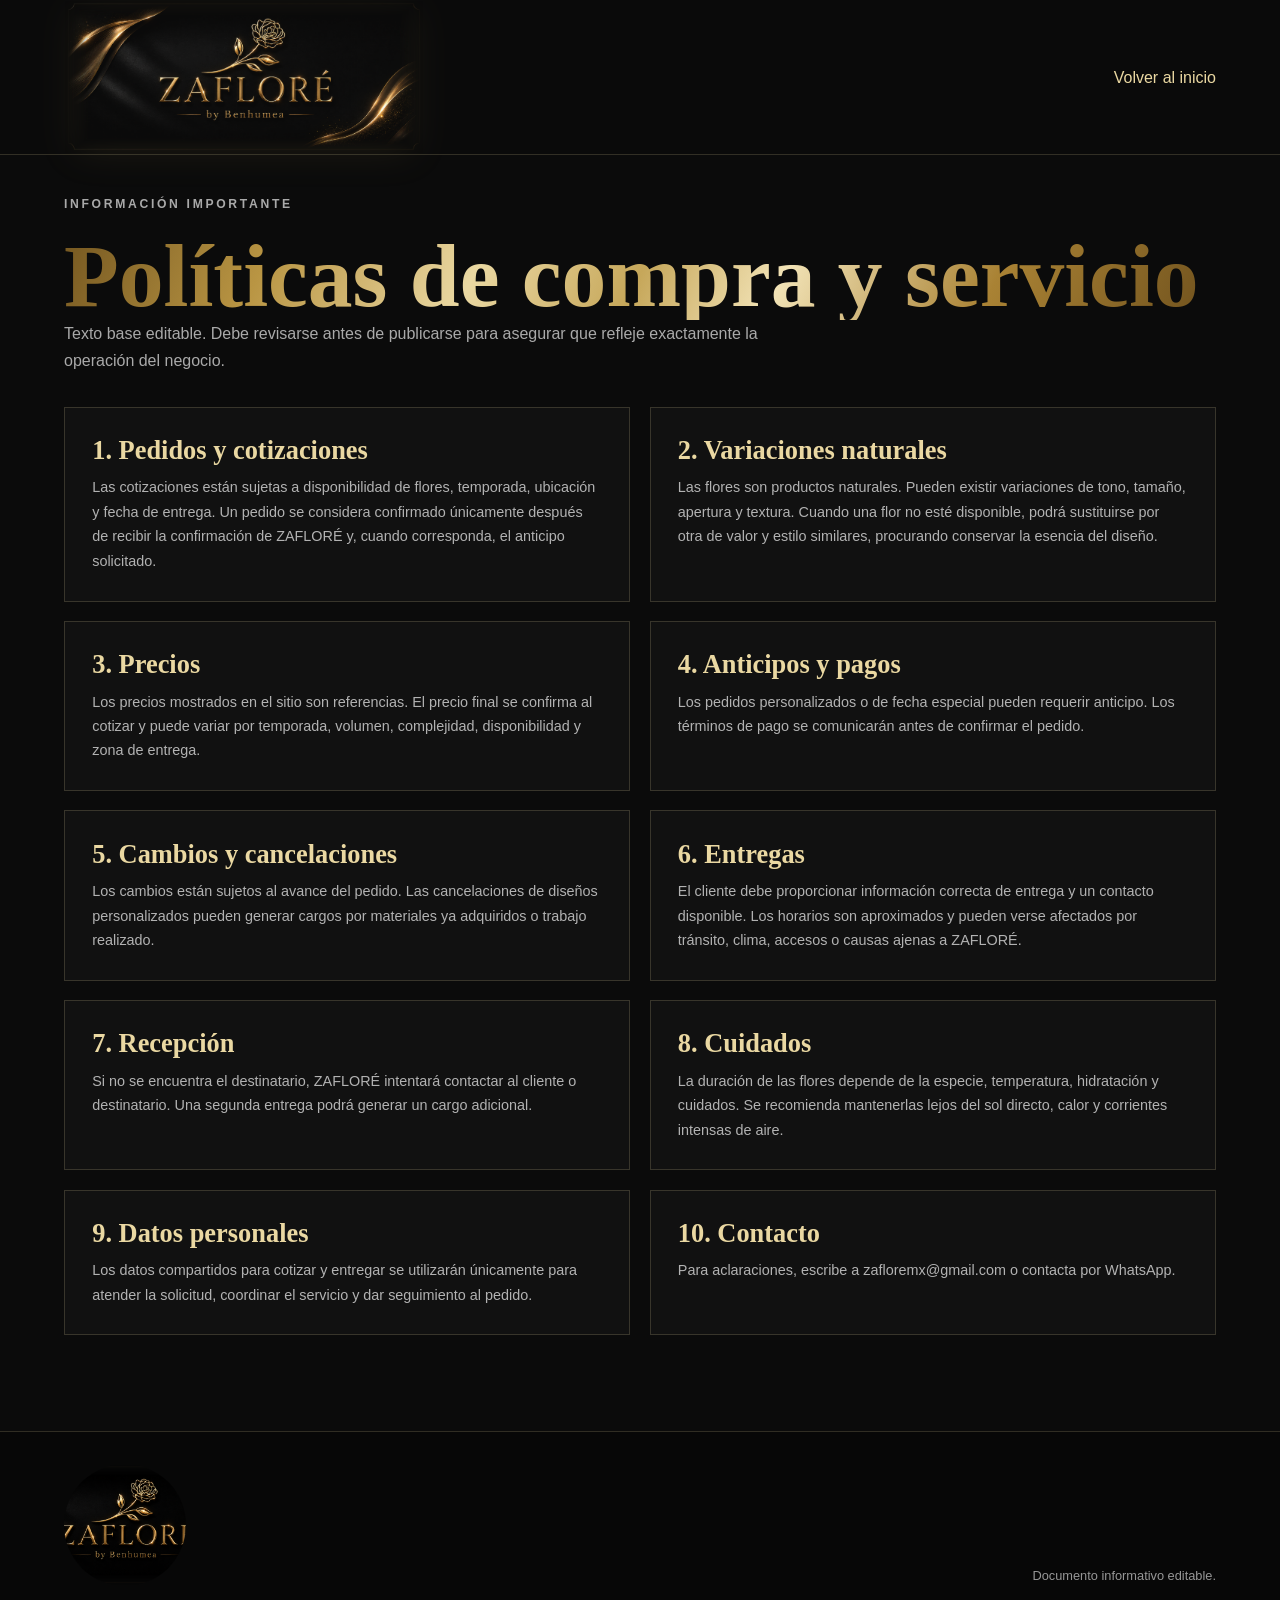
<file: politicas.html>
<!DOCTYPE html>
<html lang="es">
<head>
  <meta charset="UTF-8">
  <meta name="viewport" content="width=device-width, initial-scale=1.0">
  <meta name="description" content="Políticas de compra y servicio de ZAFLORÉ.">
  <meta name="referrer" content="strict-origin-when-cross-origin">
  <meta http-equiv="Content-Security-Policy" content="default-src 'self'; base-uri 'self'; object-src 'none'; form-action 'self'; script-src 'self'; style-src 'self' https://fonts.googleapis.com; font-src https://fonts.gstatic.com; img-src 'self' data:; connect-src 'self'; upgrade-insecure-requests">
  <meta http-equiv="Permissions-Policy" content="camera=(), microphone=(), geolocation=(), payment=(), usb=()">
  <title>Políticas | ZAFLORÉ</title>
  <link rel="preconnect" href="https://fonts.googleapis.com">
  <link rel="preconnect" href="https://fonts.gstatic.com" crossorigin>
  <link href="https://fonts.googleapis.com/css2?family=Cormorant+Garamond:wght@600;700&family=Montserrat:wght@400;500;600&display=swap" rel="stylesheet">
  <link rel="stylesheet" href="style.css">
</head>
<body class="policy-page">
<header class="header scrolled">
  <div class="container nav">
    <a class="brand-logo-link" href="index.html#inicio" aria-label="Regresar al inicio de ZAFLORÉ">
      <img class="brand-logo brand-logo-horizontal" src="images/logoweb-banner.png" alt="ZAFLORÉ by Benhumea" width="178" height="72">
    </a>
    <nav class="policy-nav"><a href="index.html#inicio">Volver al inicio</a></nav>
  </div>
</header>
<main class="policy-main">
<section class="container policy-hero"><p class="eyebrow">Información importante</p><h1 class="gold-text">Políticas de compra y servicio</h1><p>Texto base editable. Debe revisarse antes de publicarse para asegurar que refleje exactamente la operación del negocio.</p></section>
<section class="container policy-content">
<article><h2>1. Pedidos y cotizaciones</h2><p>Las cotizaciones están sujetas a disponibilidad de flores, temporada, ubicación y fecha de entrega. Un pedido se considera confirmado únicamente después de recibir la confirmación de ZAFLORÉ y, cuando corresponda, el anticipo solicitado.</p></article>
<article><h2>2. Variaciones naturales</h2><p>Las flores son productos naturales. Pueden existir variaciones de tono, tamaño, apertura y textura. Cuando una flor no esté disponible, podrá sustituirse por otra de valor y estilo similares, procurando conservar la esencia del diseño.</p></article>
<article><h2>3. Precios</h2><p>Los precios mostrados en el sitio son referencias. El precio final se confirma al cotizar y puede variar por temporada, volumen, complejidad, disponibilidad y zona de entrega.</p></article>
<article><h2>4. Anticipos y pagos</h2><p>Los pedidos personalizados o de fecha especial pueden requerir anticipo. Los términos de pago se comunicarán antes de confirmar el pedido.</p></article>
<article><h2>5. Cambios y cancelaciones</h2><p>Los cambios están sujetos al avance del pedido. Las cancelaciones de diseños personalizados pueden generar cargos por materiales ya adquiridos o trabajo realizado.</p></article>
<article><h2>6. Entregas</h2><p>El cliente debe proporcionar información correcta de entrega y un contacto disponible. Los horarios son aproximados y pueden verse afectados por tránsito, clima, accesos o causas ajenas a ZAFLORÉ.</p></article>
<article><h2>7. Recepción</h2><p>Si no se encuentra el destinatario, ZAFLORÉ intentará contactar al cliente o destinatario. Una segunda entrega podrá generar un cargo adicional.</p></article>
<article><h2>8. Cuidados</h2><p>La duración de las flores depende de la especie, temperatura, hidratación y cuidados. Se recomienda mantenerlas lejos del sol directo, calor y corrientes intensas de aire.</p></article>
<article><h2>9. Datos personales</h2><p>Los datos compartidos para cotizar y entregar se utilizarán únicamente para atender la solicitud, coordinar el servicio y dar seguimiento al pedido.</p></article>
<article><h2>10. Contacto</h2><p>Para aclaraciones, escribe a zafloremx@gmail.com o contacta por WhatsApp.</p></article>
</section>
</main>
<footer class="footer">
  <div class="container footer-grid">
    <a class="footer-logo-link" href="index.html#inicio" aria-label="Regresar al inicio de ZAFLORÉ">
      <img class="footer-logo" src="images/logoweb-banner.png" alt="ZAFLORÉ by Benhumea" width="150" height="150">
    </a>
    <div class="footer-note">Documento informativo editable.</div>
  </div>
</footer>
</body></html>
</file>
<file: style.css>
:root {
  --black: #0b0b0b;
  --black-soft: #111111;
  --charcoal: #1b1b1b;
  --graphite: #353535;
  --gold-deep: #7f6127;
  --gold: #c6a75a;
  --gold-light: #ead8a2;
  --champagne: #f0e6d2;
  --ivory: #f8f5ef;
  --white: #ffffff;
  --border-dark: rgba(234, 216, 162, 0.18);
  --shadow-gold: 0 12px 40px rgba(198, 167, 90, 0.22);
  --gold-gradient: linear-gradient(
    115deg,
    #755720 0%,
    #b99543 18%,
    #ead8a2 36%,
    #c6a75a 50%,
    #f2e3b6 62%,
    #a98234 80%,
    #6f511d 100%
  );
}

* {
  box-sizing: border-box;
  margin: 0;
  padding: 0;
}

html {
  scroll-behavior: smooth;
}

body {
  font-family: "Montserrat", sans-serif;
  background: var(--black);
  color: var(--graphite);
  line-height: 1.7;
  overflow-x: hidden;
}

body.menu-open {
  overflow: hidden;
}

a {
  color: inherit;
  text-decoration: none;
}

button,
input,
select,
textarea {
  font: inherit;
}

.container {
  width: min(1180px, 90%);
  margin: 0 auto;
}

.page-loader {
  position: fixed;
  inset: 0;
  z-index: 3000;
  display: grid;
  place-items: center;
  background: var(--black);
  transition: opacity 0.6s ease, visibility 0.6s ease;
}

.page-loader.hidden {
  opacity: 0;
  visibility: hidden;
}

.loader-mark {
  font-family: "Cormorant Garamond", serif;
  font-size: clamp(2.4rem, 6vw, 4.6rem);
  letter-spacing: 0.12em;
  background: var(--gold-gradient);
  background-size: 220% 100%;
  -webkit-background-clip: text;
  background-clip: text;
  color: transparent;
  animation: gold-shine 1.8s linear infinite;
}

@keyframes gold-shine {
  from { background-position: 180% 0; }
  to { background-position: -40% 0; }
}

.gold-text {
  background: var(--gold-gradient);
  -webkit-background-clip: text;
  background-clip: text;
  color: transparent;
}

.header {
  position: fixed;
  inset: 0 0 auto 0;
  z-index: 1500;
  border-bottom: 1px solid transparent;
  transition: background 0.35s ease, border-color 0.35s ease;
}

.header.scrolled {
  background: rgba(11, 11, 11, 0.94);
  border-bottom-color: var(--border-dark);
  backdrop-filter: blur(16px);
}

.nav {
  min-height: 86px;
  display: flex;
  justify-content: space-between;
  align-items: center;
}

.brand {
  display: flex;
  flex-direction: column;
  line-height: 1;
}

.brand-main {
  font-family: "Cormorant Garamond", serif;
  font-size: 2.15rem;
  font-weight: 700;
  letter-spacing: 0.08em;
}

.brand-sub {
  margin-top: 0.25rem;
  color: var(--gold-light);
  font-size: 0.62rem;
  letter-spacing: 0.32em;
  text-transform: uppercase;
}

.menu {
  display: flex;
  gap: 2rem;
}

.menu a {
  position: relative;
  color: var(--champagne);
  font-size: 0.82rem;
  font-weight: 600;
  letter-spacing: 0.08em;
  text-transform: uppercase;
}

.menu a::after {
  content: "";
  position: absolute;
  left: 0;
  bottom: -0.55rem;
  width: 0;
  height: 1px;
  background: var(--gold-gradient);
  transition: width 0.25s ease;
}

.menu a:hover::after {
  width: 100%;
}

.menu-toggle {
  display: none;
  width: 34px;
  height: 28px;
  border: 0;
  background: transparent;
  cursor: pointer;
}

.menu-toggle span {
  display: block;
  width: 100%;
  height: 1px;
  margin: 7px 0;
  background: var(--gold-light);
  transition: 0.3s ease;
}

.hero {
  position: relative;
  min-height: 100vh;
  display: flex;
  align-items: center;
  overflow: hidden;
}

.hero-media {
  position: absolute;
  inset: 0;
  background: url("images/portada.jpg") center/cover no-repeat;
  transform: scale(1.04);
  animation: hero-zoom 16s ease-in-out infinite alternate;
}

@keyframes hero-zoom {
  from { transform: scale(1.04); }
  to { transform: scale(1.12); }
}

.hero-shade {
  position: absolute;
  inset: 0;
  background:
    linear-gradient(90deg, rgba(0, 0, 0, 0.9) 0%, rgba(0, 0, 0, 0.58) 52%, rgba(0, 0, 0, 0.35) 100%),
    linear-gradient(180deg, rgba(0,0,0,0.2), rgba(0,0,0,0.7));
}

.hero-content {
  position: relative;
  z-index: 2;
  padding-top: 7rem;
  color: var(--white);
}

.eyebrow {
  margin-bottom: 1rem;
  color: var(--gold-light);
  font-size: 0.76rem;
  font-weight: 600;
  letter-spacing: 0.22em;
  text-transform: uppercase;
}

.eyebrow.dark {
  color: var(--gold-deep);
}

.hero h1 {
  max-width: 800px;
  font-family: "Cormorant Garamond", serif;
  font-size: clamp(4rem, 9vw, 7.6rem);
  line-height: 0.92;
  font-weight: 700;
  letter-spacing: -0.03em;
}

.hero-copy {
  max-width: 640px;
  margin: 1.8rem 0 2.2rem;
  color: rgba(255,255,255,0.82);
  font-size: 1.05rem;
}

.hero-actions {
  display: flex;
  flex-wrap: wrap;
  gap: 1rem;
}

.btn {
  min-height: 50px;
  display: inline-flex;
  justify-content: center;
  align-items: center;
  padding: 0.85rem 1.6rem;
  border-radius: 999px;
  border: 1px solid transparent;
  cursor: pointer;
  font-weight: 600;
  letter-spacing: 0.04em;
  transition: transform 0.25s ease, box-shadow 0.25s ease;
}

.btn:hover {
  transform: translateY(-2px);
}

.btn-gold {
  background: var(--gold-gradient);
  color: var(--black);
  box-shadow: var(--shadow-gold);
}

.btn-ghost {
  border-color: rgba(234,216,162,0.5);
  color: var(--champagne);
  background: rgba(0,0,0,0.15);
}

.full {
  width: 100%;
}

.scroll-indicator {
  position: absolute;
  left: 50%;
  bottom: 1.7rem;
  width: 28px;
  height: 46px;
  border: 1px solid rgba(234,216,162,0.5);
  border-radius: 30px;
  transform: translateX(-50%);
}

.scroll-indicator span {
  position: absolute;
  left: 50%;
  top: 8px;
  width: 4px;
  height: 4px;
  border-radius: 50%;
  background: var(--gold-light);
  transform: translateX(-50%);
  animation: scroll-dot 1.8s infinite;
}

@keyframes scroll-dot {
  0% { opacity: 0; transform: translate(-50%, 0); }
  30% { opacity: 1; }
  100% { opacity: 0; transform: translate(-50%, 21px); }
}

.luxury-strip {
  padding: 2rem 0;
  background: var(--black-soft);
  border-top: 1px solid var(--border-dark);
  border-bottom: 1px solid var(--border-dark);
}

.strip-grid {
  display: grid;
  grid-template-columns: repeat(3, 1fr);
  gap: 2rem;
}

.strip-grid div {
  display: flex;
  flex-direction: column;
}

.strip-grid strong {
  color: var(--gold-light);
  font-family: "Cormorant Garamond", serif;
  font-size: 1.35rem;
}

.strip-grid span {
  color: rgba(255,255,255,0.58);
  font-size: 0.85rem;
}

.section {
  padding: 7rem 0;
}

.light-section {
  background: var(--ivory);
}

.dark-section,
.contact-section {
  background: var(--black);
  color: var(--white);
}

.section-head {
  max-width: 750px;
  margin-bottom: 3rem;
}

.section-head h2,
.about-copy h2,
.contact-copy h2,
.signature-content h2 {
  font-family: "Cormorant Garamond", serif;
  font-size: clamp(2.8rem, 5.5vw, 4.8rem);
  line-height: 1;
  margin-bottom: 1.2rem;
}

.section-head p,
.about-copy p {
  max-width: 680px;
}

.light-copy {
  color: rgba(255,255,255,0.65);
}

.occasion-grid {
  display: grid;
  grid-template-columns: repeat(4, 1fr);
  gap: 1.2rem;
}

.occasion-card {
  min-height: 260px;
  padding: 2rem;
  display: flex;
  flex-direction: column;
  justify-content: flex-end;
  border: 1px solid rgba(127,97,39,0.22);
  background: rgba(255,255,255,0.55);
  transition: transform 0.3s ease, box-shadow 0.3s ease;
}

.occasion-card:hover {
  transform: translateY(-6px);
  box-shadow: 0 20px 50px rgba(11,11,11,0.08);
}

.occasion-card .number {
  margin-bottom: auto;
  color: var(--gold-deep);
  font-size: 0.8rem;
  letter-spacing: 0.15em;
}

.occasion-card h3 {
  font-family: "Cormorant Garamond", serif;
  font-size: 2rem;
  color: var(--black);
}

.occasion-card p {
  font-size: 0.9rem;
}

.editorial-grid {
  display: grid;
  grid-template-columns: 1.2fr 0.8fr;
  grid-auto-rows: 340px;
  gap: 1.25rem;
}

.editorial-item {
  position: relative;
  overflow: hidden;
  min-height: 340px;
  border: 1px solid var(--border-dark);
}

.editorial-item.large {
  grid-row: span 2;
}

.editorial-item.wide {
  grid-column: 2;
}

.editorial-image {
  position: absolute;
  inset: 0;
  background-position: center;
  background-size: cover;
  transition: transform 0.8s ease;
}

.editorial-item:hover .editorial-image {
  transform: scale(1.06);
}

.image-1 { background-image: url("images/arreglo-1.jpg"); }
.image-2 { background-image: url("images/arreglo-2.jpg"); }
.image-3 { background-image: url("images/arreglo-3.jpg"); }
.image-4 { background-image: url("images/arreglo-4.jpg"); }

.editorial-item::after {
  content: "";
  position: absolute;
  inset: 0;
  background: linear-gradient(180deg, transparent 40%, rgba(0,0,0,0.88));
}

.editorial-caption {
  position: absolute;
  z-index: 2;
  left: 1.6rem;
  right: 1.6rem;
  bottom: 1.5rem;
}

.editorial-caption p {
  color: var(--gold-light);
  font-size: 0.72rem;
  letter-spacing: 0.18em;
  text-transform: uppercase;
}

.editorial-caption h3 {
  margin: 0.3rem 0 0.7rem;
  font-family: "Cormorant Garamond", serif;
  font-size: 2rem;
}

.editorial-caption a {
  color: var(--champagne);
  font-size: 0.82rem;
  font-weight: 600;
  cursor: pointer;
}

.signature-section {
  position: relative;
  min-height: 74vh;
  display: flex;
  align-items: center;
}

.signature-media {
  position: absolute;
  inset: 0;
  background: url("images/personalizado.jpg") center/cover no-repeat;
}

.signature-overlay {
  position: absolute;
  inset: 0;
  background: linear-gradient(90deg, rgba(0,0,0,0.88), rgba(0,0,0,0.36));
}

.signature-content {
  position: relative;
  color: var(--white);
}

.signature-content p:not(.eyebrow) {
  max-width: 620px;
  margin-bottom: 1.8rem;
  color: rgba(255,255,255,0.74);
}

.about-grid,
.contact-grid {
  display: grid;
  grid-template-columns: 1fr 1fr;
  gap: 5rem;
  align-items: center;
}

.about-copy p {
  margin-bottom: 1rem;
}

.about-values {
  margin-top: 2rem;
  display: flex;
  flex-wrap: wrap;
  gap: 0.8rem;
}

.about-values span {
  padding: 0.7rem 1rem;
  border: 1px solid rgba(127,97,39,0.26);
  color: var(--gold-deep);
  font-size: 0.78rem;
  font-weight: 600;
  letter-spacing: 0.08em;
  text-transform: uppercase;
}

.about-visual {
  position: relative;
  min-height: 560px;
}

.frame {
  position: absolute;
  top: 0;
  left: 0;
  width: 84%;
  height: 90%;
  border: 1px solid var(--gold);
}

.about-photo {
  position: absolute;
  right: 0;
  bottom: 0;
  width: 88%;
  height: 90%;
  background: url("images/nosotros.jpg") center/cover no-repeat;
  box-shadow: 0 24px 60px rgba(11,11,11,0.16);
}

.contact-copy p {
  color: rgba(255,255,255,0.64);
}

.contact-links {
  margin-top: 2rem;
  display: flex;
  flex-direction: column;
  gap: 0.85rem;
}

.contact-links a {
  color: var(--gold-light);
  cursor: pointer;
}

.contact-form {
  padding: 2rem;
  border: 1px solid var(--border-dark);
  background: var(--black-soft);
}

.field {
  margin-bottom: 1.1rem;
}

.field label {
  display: block;
  margin-bottom: 0.35rem;
  color: var(--champagne);
  font-size: 0.78rem;
  letter-spacing: 0.08em;
  text-transform: uppercase;
}

.field input,
.field select,
.field textarea {
  width: 100%;
  padding: 0.95rem 1rem;
  border: 1px solid rgba(234,216,162,0.18);
  background: #151515;
  color: var(--white);
  outline: none;
}

.field input:focus,
.field select:focus,
.field textarea:focus {
  border-color: var(--gold);
}

.floating-whatsapp {
  position: fixed;
  right: 1.4rem;
  bottom: 1.4rem;
  z-index: 1200;
  width: 58px;
  height: 58px;
  display: grid;
  place-items: center;
  border-radius: 50%;
  background: var(--gold-gradient);
  color: var(--black);
  font-weight: 700;
  box-shadow: var(--shadow-gold);
  cursor: pointer;
}

.footer {
  padding: 2.5rem 0;
  color: rgba(255,255,255,0.58);
  background: #070707;
  border-top: 1px solid var(--border-dark);
}

.footer-grid {
  display: flex;
  justify-content: space-between;
  gap: 2rem;
}

.footer-brand {
  font-family: "Cormorant Garamond", serif;
  font-size: 2rem;
  font-weight: 700;
  letter-spacing: 0.08em;
}

.footer-note {
  align-self: end;
  font-size: 0.8rem;
}

.reveal {
  opacity: 0;
  transform: translateY(26px);
  transition: opacity 0.8s ease, transform 0.8s ease;
}

.reveal.visible {
  opacity: 1;
  transform: translateY(0);
}

@media (max-width: 900px) {
  .menu-toggle {
    display: block;
    z-index: 1600;
  }

  .menu {
    position: fixed;
    inset: 0;
    padding: 8rem 5% 2rem;
    display: flex;
    flex-direction: column;
    gap: 1.6rem;
    background: rgba(11,11,11,0.98);
    transform: translateX(100%);
    transition: transform 0.35s ease;
  }

  .menu.active {
    transform: translateX(0);
  }

  .menu a {
    font-family: "Cormorant Garamond", serif;
    font-size: 2.1rem;
    text-transform: none;
  }

  .menu-toggle.active span:nth-child(1) {
    transform: translateY(8px) rotate(45deg);
  }

  .menu-toggle.active span:nth-child(2) {
    opacity: 0;
  }

  .menu-toggle.active span:nth-child(3) {
    transform: translateY(-8px) rotate(-45deg);
  }

  .strip-grid,
  .occasion-grid,
  .about-grid,
  .contact-grid {
    grid-template-columns: 1fr 1fr;
  }

  .editorial-grid {
    grid-template-columns: 1fr;
    grid-auto-rows: 420px;
  }

  .editorial-item.large,
  .editorial-item.wide {
    grid-row: auto;
    grid-column: auto;
  }
}

@media (max-width: 640px) {
  .section {
    padding: 5rem 0;
  }

  .hero h1 {
    font-size: clamp(3.5rem, 17vw, 5.2rem);
  }

  .hero-actions,
  .footer-grid {
    flex-direction: column;
    align-items: stretch;
  }

  .strip-grid,
  .occasion-grid,
  .about-grid,
  .contact-grid {
    grid-template-columns: 1fr;
  }

  .about-visual {
    min-height: 420px;
  }

  .editorial-grid {
    grid-auto-rows: 360px;
  }

  .contact-form {
    padding: 1.3rem;
  }

  .footer-note {
    align-self: start;
  }
}


/* Funciones Premium Plus */
.occasion-card { font-family: inherit; color: inherit; text-align: left; cursor: pointer; }
.catalog-controls { display:grid; grid-template-columns:repeat(3,1fr) auto; gap:1rem; margin-bottom:2rem; }
.catalog-controls select, .quote-form select, .quote-form input, .quote-form textarea {
  width:100%; padding:.95rem 1rem; border:1px solid rgba(234,216,162,.22);
  background:#151515; color:#fff; outline:none;
}
.compact { min-height:44px; padding:.65rem 1rem; }
.product-grid { display:grid; grid-template-columns:repeat(3,1fr); gap:1.4rem; }
.product-card { overflow:hidden; background:#111; border:1px solid var(--border-dark); color:#fff; }
.product-card img { width:100%; height:310px; object-fit:cover; transition:transform .6s ease; }
.product-card:hover img { transform:scale(1.04); }
.product-card-body { padding:1.4rem; }
.product-card-body > span { color:var(--gold-light); text-transform:uppercase; letter-spacing:.14em; font-size:.68rem; }
.product-card-body h3 { font:600 2rem "Cormorant Garamond",serif; margin:.25rem 0 .5rem; }
.product-card-body p { color:rgba(255,255,255,.64); font-size:.9rem; min-height:76px; }
.product-card-body strong { display:block; color:var(--gold-light); margin:1rem 0; }
.product-whatsapp { width:100%; padding:.8rem; border:1px solid var(--gold); background:transparent; color:var(--gold-light); cursor:pointer; }
.empty-state { color:var(--champagne); text-align:center; padding:2rem; }
.quote-grid { display:grid; grid-template-columns:.8fr 1.2fr; gap:5rem; align-items:start; }
.quote-intro h2 { font:600 clamp(2.8rem,5vw,4.5rem) "Cormorant Garamond",serif; line-height:1; margin-bottom:1rem; }
.assistant-box { margin-top:2rem; padding:1.5rem; border-left:3px solid var(--gold); background:#fff; box-shadow:0 18px 45px rgba(11,11,11,.08); }
.assistant-box strong { color:var(--gold-deep); }
.quote-form { display:grid; grid-template-columns:1fr 1fr; gap:1rem; padding:2rem; background:var(--black); color:#fff; }
.quote-form label { display:flex; flex-direction:column; gap:.4rem; font-size:.78rem; text-transform:uppercase; letter-spacing:.08em; }
.quote-form label:nth-last-of-type(1), .quote-form .full { grid-column:1/-1; }
.instagram-section { background:#0e0e0e; color:#fff; }
.instagram-grid { display:grid; grid-template-columns:.7fr 1.3fr; gap:4rem; align-items:center; }
.instagram-preview { display:grid; grid-template-columns:repeat(3,1fr); gap:.8rem; }
.instagram-preview img { width:100%; aspect-ratio:1; object-fit:cover; }
.admin-link { opacity:.55; font-size:.8rem; }
.policy-page, .admin-page { background:var(--black); color:#fff; }
.policy-main, .admin-main { padding-top:130px; min-height:100vh; }
.policy-hero { padding:4rem 0 2rem; }
.policy-hero h1, .admin-intro h1 { font:700 clamp(3rem,7vw,5.8rem) "Cormorant Garamond",serif; line-height:1; }
.policy-hero p, .admin-intro p { max-width:760px; color:rgba(255,255,255,.65); }
.policy-content { padding-bottom:6rem; display:grid; grid-template-columns:1fr 1fr; gap:1.2rem; }
.policy-content article { padding:1.7rem; border:1px solid var(--border-dark); background:#111; }
.policy-content h2 { color:var(--gold-light); font:600 1.65rem "Cormorant Garamond",serif; margin-bottom:.6rem; }
.policy-content p { color:rgba(255,255,255,.68); font-size:.9rem; }
.policy-nav a { color:var(--gold-light); }
.admin-intro { padding:3rem 0; }
.admin-layout { display:grid; grid-template-columns:.8fr 1.2fr; gap:3rem; padding-bottom:5rem; }
.admin-form { display:flex; flex-direction:column; gap:1rem; padding:1.5rem; border:1px solid var(--border-dark); background:#111; }
.admin-form label { display:flex; flex-direction:column; gap:.35rem; font-size:.78rem; text-transform:uppercase; letter-spacing:.06em; }
.admin-form input, .admin-form select, .admin-form textarea { padding:.85rem; background:#181818; color:#fff; border:1px solid var(--border-dark); }
.check-row { flex-direction:row!important; align-items:center; }
.admin-actions, .admin-tools { display:flex; gap:.7rem; flex-wrap:wrap; margin-bottom:1rem; }
.file-button input { display:none; }
.admin-list { display:flex; flex-direction:column; gap:.7rem; }
.admin-item { display:flex; justify-content:space-between; gap:1rem; align-items:center; padding:1rem; border:1px solid var(--border-dark); background:#111; }
.admin-item div:first-child { display:flex; flex-direction:column; }
.admin-item span { color:rgba(255,255,255,.55); font-size:.8rem; }
.admin-item button { margin-left:.5rem; padding:.45rem .7rem; background:transparent; color:var(--gold-light); border:1px solid var(--gold-deep); cursor:pointer; }
code { color:var(--gold-light); }
@media(max-width:900px){
  .catalog-controls,.product-grid,.quote-grid,.instagram-grid,.admin-layout { grid-template-columns:1fr 1fr; }
  .product-grid { grid-template-columns:1fr 1fr; }
}
@media(max-width:640px){
  .catalog-controls,.product-grid,.quote-grid,.instagram-grid,.policy-content,.admin-layout { grid-template-columns:1fr; }
  .quote-form { grid-template-columns:1fr; }
  .quote-form label, .quote-form label:nth-last-of-type(1), .quote-form .full { grid-column:1; }
}


/* ================================================================
   ZAFLORÉ - Mejoras de identidad, redes y seguridad visual
   ================================================================ */

.brand-logo-link,
.footer-logo-link {
  display: inline-flex;
  align-items: center;
  border-radius: 50%;
}

.brand-logo-link:focus-visible,
.footer-logo-link:focus-visible,
.social-button:focus-visible,
.occasion-card:focus-visible,
.btn:focus-visible,
.text-button:focus-visible,
.product-whatsapp:focus-visible {
  outline: 2px solid var(--gold-light);
  outline-offset: 4px;
}

.brand-logo {
  width: 78px;
  height: 78px;
  object-fit: cover;
  border-radius: 50%;
  border: 1px solid rgba(234, 216, 162, 0.48);
  box-shadow: 0 8px 28px rgba(0, 0, 0, 0.34);
}

.loader-logo {
  width: min(180px, 42vw);
  height: auto;
  border-radius: 50%;
  box-shadow: var(--shadow-gold);
  animation: loader-pulse 1.55s ease-in-out infinite alternate;
}

@keyframes loader-pulse {
  from { opacity: 0.66; transform: scale(0.96); }
  to { opacity: 1; transform: scale(1.02); }
}

/* Opciones de ocasión con fotografías desvanecidas */
.occasion-card {
  position: relative;
  isolation: isolate;
  overflow: hidden;
  min-height: 280px;
  border: 1px solid rgba(127, 97, 39, 0.28);
  background-color: rgba(255, 255, 255, 0.82);
}

.occasion-card::before,
.occasion-card::after {
  content: "";
  position: absolute;
  inset: 0;
  pointer-events: none;
}

.occasion-card::before {
  z-index: -2;
  background-position: center;
  background-size: cover;
  opacity: 0.16;
  filter: saturate(0.78) contrast(0.92);
  transition: opacity 0.35s ease, transform 0.65s ease;
}

.occasion-card::after {
  z-index: -1;
  background:
    linear-gradient(180deg, rgba(248, 245, 239, 0.68), rgba(248, 245, 239, 0.95) 72%),
    linear-gradient(115deg, rgba(198, 167, 90, 0.06), transparent);
}

.occasion-card:hover::before {
  opacity: 0.24;
  transform: scale(1.04);
}

.occasion-card > * {
  position: relative;
  z-index: 1;
}

.occasion-birthday::before { background-image: url("images/arreglo-1.jpg"); }
.occasion-love::before { background-image: url("images/arreglo-2.jpg"); }
.occasion-graduation::before { background-image: url("images/arreglo-3.jpg"); }
.occasion-events::before { background-image: url("images/arreglo-4.jpg"); }

/* Redes sociales */
.social-buttons {
  display: grid;
  grid-template-columns: repeat(2, minmax(150px, 1fr));
  gap: 0.85rem;
  margin-top: 2rem;
}

.social-button {
  min-height: 58px;
  display: flex;
  align-items: center;
  gap: 0.85rem;
  padding: 0.8rem 1rem;
  border: 1px solid rgba(234, 216, 162, 0.24);
  background: rgba(255, 255, 255, 0.025);
  color: var(--champagne);
  transition: border-color 0.25s ease, transform 0.25s ease, background 0.25s ease;
}

.social-button:hover {
  transform: translateY(-2px);
  border-color: var(--gold);
  background: rgba(198, 167, 90, 0.07);
}

.social-mark {
  width: 34px;
  height: 34px;
  flex: 0 0 34px;
  display: grid;
  place-items: center;
  border-radius: 50%;
  background: var(--gold-gradient);
  color: var(--black);
  font-weight: 700;
}

.text-button {
  width: fit-content;
  border: 0;
  padding: 0;
  background: transparent;
  color: var(--gold-light);
  cursor: pointer;
  font: inherit;
  font-weight: 600;
}

/* Pie de página con logotipo */
.footer {
  padding: 2rem 0;
}

.footer-grid {
  align-items: center;
}

.footer-logo {
  width: 112px;
  height: 112px;
  object-fit: cover;
  border-radius: 50%;
  border: 1px solid rgba(234, 216, 162, 0.35);
}

.footer-center {
  text-align: center;
}

.footer-center p {
  color: var(--champagne);
  font-family: "Cormorant Garamond", serif;
  font-size: 1.4rem;
}

.footer-socials {
  display: flex;
  flex-wrap: wrap;
  justify-content: center;
  gap: 0.65rem 1rem;
  margin-top: 0.45rem;
}

.footer-socials a {
  color: rgba(255, 255, 255, 0.58);
  font-size: 0.78rem;
}

.footer-socials a:hover {
  color: var(--gold-light);
}

/* Controles y formularios */
input:user-invalid,
select:user-invalid,
textarea:user-invalid {
  border-color: #c97575;
}

.product-card img {
  background: #181818;
}

@media (prefers-reduced-motion: reduce) {
  html { scroll-behavior: auto; }

  *,
  *::before,
  *::after {
    animation-duration: 0.01ms !important;
    animation-iteration-count: 1 !important;
    transition-duration: 0.01ms !important;
  }
}

@media (max-width: 900px) {
  .brand-logo {
    width: 66px;
    height: 66px;
  }

  .footer-grid {
    grid-template-columns: 1fr;
    text-align: center;
  }

  .footer-logo-link {
    justify-self: center;
  }

  .footer-note {
    justify-self: center;
    align-self: center;
  }
}

@media (max-width: 640px) {
  .social-buttons {
    grid-template-columns: 1fr;
  }

  .footer-logo {
    width: 96px;
    height: 96px;
  }
}


/* Logotipo ampliado y redes sociales flotantes */
.brand-logo {
  width: 104px;
  height: 104px;
}

.nav {
  min-height: 114px;
}

.footer-logo {
  width: 150px;
  height: 150px;
}

.floating-social-stack {
  position: fixed;
  right: 22px;
  bottom: 22px;
  z-index: 1300;
  display: flex;
  flex-direction: column;
  align-items: center;
  gap: 10px;
}

.floating-social {
  width: 54px;
  height: 54px;
  display: grid;
  place-items: center;
  position: static;
  border: 1px solid rgba(234, 216, 162, 0.34);
  border-radius: 50%;
  background: rgba(11, 11, 11, 0.94);
  color: var(--gold-light);
  box-shadow: 0 10px 28px rgba(0, 0, 0, 0.32);
  backdrop-filter: blur(10px);
  font-size: 0.86rem;
  font-weight: 700;
  line-height: 1;
  cursor: pointer;
  transition: transform .25s ease, box-shadow .25s ease, border-color .25s ease;
}

.floating-social:hover {
  transform: translateX(-4px) scale(1.05);
  box-shadow: 0 13px 34px rgba(198, 167, 90, 0.30);
  border-color: var(--gold-light);
}

.floating-social:focus-visible {
  outline: 2px solid var(--gold-light);
  outline-offset: 4px;
}

.floating-social-stack .floating-whatsapp {
  width: 60px;
  height: 60px;
  right: auto;
  bottom: auto;
  background: radial-gradient(circle at 35% 25%, #f3e3b3 0%, #c6a75a 42%, #7f6127 100%);
  color: var(--black);
  font-size: .9rem;
  box-shadow: 0 12px 36px rgba(198, 167, 90, .32), 0 0 0 4px rgba(198, 167, 90, .08);
}

.floating-facebook span {
  font-family: Arial, sans-serif;
  font-size: 1.2rem;
}

.floating-tiktok span {
  font-size: 1.15rem;
}

@media (max-width: 900px) {
  .brand-logo {
    width: 88px;
    height: 88px;
  }

  .nav {
    min-height: 98px;
  }

  .footer-logo {
    width: 132px;
    height: 132px;
  }
}

@media (max-width: 640px) {
  .brand-logo {
    width: 76px;
    height: 76px;
  }

  .nav {
    min-height: 88px;
  }

  .floating-social-stack {
    right: 12px;
    bottom: 12px;
    gap: 8px;
  }

  .floating-social {
    width: 46px;
    height: 46px;
    font-size: .74rem;
  }

  .floating-social-stack .floating-whatsapp {
    width: 52px;
    height: 52px;
  }

  .footer-logo {
    width: 116px;
    height: 116px;
  }
}


/* ================================================================
   Actualización de branding: logo horizontal + logoza en loader
   ================================================================ */

.brand-logo-horizontal {
  width: min(320px, 32vw);
  height: auto;
  object-fit: contain;
  border-radius: 0;
  border: 0;
  box-shadow: none;
  background: transparent;
}

.nav {
  min-height: 110px;
}

.loader-logoza {
  width: min(230px, 52vw);
  height: auto;
  border-radius: 50%;
  box-shadow:
    0 0 0 2px rgba(234, 216, 162, 0.18),
    0 18px 48px rgba(198, 167, 90, 0.28);
  animation: loader-pulse 1.55s ease-in-out infinite alternate;
}

.hero-brand-logo {
  display: block;
  width: min(760px, 90%);
  height: auto;
  margin: 0 0 1.2rem 0;
  object-fit: contain;
  filter: drop-shadow(0 10px 30px rgba(198, 167, 90, 0.18));
}

.hero-content .eyebrow {
  margin-top: 0.25rem;
}

@media (max-width: 900px) {
  .brand-logo-horizontal {
    width: min(250px, 42vw);
  }

  .nav {
    min-height: 96px;
  }

  .hero-brand-logo {
    width: min(620px, 95%);
  }
}

@media (max-width: 640px) {
  .brand-logo-horizontal {
    width: min(190px, 48vw);
  }

  .nav {
    min-height: 84px;
  }

  .loader-logoza {
    width: min(170px, 54vw);
  }

  .hero-brand-logo {
    width: min(420px, 100%);
    margin-bottom: 1rem;
  }
}


/* ================================================================
   Ajustes solicitados: sin marcos, loader más grande y fondos visibles
   ================================================================ */

/* Logos sin marcos ni contornos */
.brand-logo,
.brand-logo-horizontal,
.footer-logo,
.loader-logo,
.loader-logoza {
  border: 0 !important;
  box-shadow: none !important;
  background: transparent !important;
}

/* Mantener proporción limpia del logo principal */
.brand-logo-horizontal {
  width: min(360px, 36vw) !important;
  height: auto !important;
  object-fit: contain;
  border-radius: 0 !important;
}

/* Quitar cualquier marco en links de logo */
.brand-logo-link,
.footer-logo-link {
  border: 0 !important;
  background: transparent !important;
  box-shadow: none !important;
}

/* Logoza mucho más grande en transición */
.loader-logoza {
  width: min(420px, 78vw) !important;
  height: auto !important;
  border-radius: 50% !important;
  animation: loader-pulse-large 1.45s ease-in-out infinite alternate !important;
}

@keyframes loader-pulse-large {
  from { opacity: 0.82; transform: scale(0.96); }
  to { opacity: 1; transform: scale(1.03); }
}

/* Ajuste de cabecera */
.nav {
  min-height: 112px;
}

/* Quitar logo de portada y compensar espacio */
.hero-content {
  padding-top: 8rem;
}

/* Hacer mucho más visibles los fondos de opciones */
.occasion-card {
  background-color: rgba(255, 255, 255, 0.74) !important;
  border: 1px solid rgba(127, 97, 39, 0.34) !important;
}

.occasion-card::before {
  opacity: 0.33 !important;
  filter: saturate(1) contrast(1.02) brightness(0.98) !important;
  background-size: cover !important;
  background-position: center center !important;
}

.occasion-card:hover::before {
  opacity: 0.42 !important;
  transform: scale(1.05) !important;
}

.occasion-card::after {
  background:
    linear-gradient(180deg, rgba(248, 245, 239, 0.42), rgba(248, 245, 239, 0.78) 72%),
    linear-gradient(120deg, rgba(198, 167, 90, 0.10), rgba(255, 255, 255, 0.06)) !important;
}

.occasion-card h3 {
  color: #111111 !important;
  text-shadow: 0 1px 0 rgba(255,255,255,0.24);
}

.occasion-card p,
.occasion-card .number {
  color: #3b2b12 !important;
}

/* Opcional: dar un pequeño zoom visual a las tarjetas */
.occasion-grid {
  gap: 1.35rem !important;
}

.occasion-card {
  min-height: 290px !important;
}

/* Footer logo sin marco */
.footer-logo {
  width: 122px !important;
  height: 122px !important;
  border-radius: 50% !important;
  object-fit: cover !important;
}

/* Responsive */
@media (max-width: 900px) {
  .brand-logo-horizontal {
    width: min(280px, 46vw) !important;
  }

  .loader-logoza {
    width: min(320px, 76vw) !important;
  }

  .nav {
    min-height: 96px;
  }
}

@media (max-width: 640px) {
  .brand-logo-horizontal {
    width: min(210px, 56vw) !important;
  }

  .loader-logoza {
    width: min(250px, 74vw) !important;
  }

  .footer-logo {
    width: 100px !important;
    height: 100px !important;
  }

  .hero-content {
    padding-top: 7rem;
  }

  .occasion-card::before {
    opacity: 0.38 !important;
  }

  .occasion-card:hover::before {
    opacity: 0.45 !important;
  }
}


/* ================================================================
   Ajuste visual: logoweb-banner con bordes difuminados
   ================================================================ */

.brand-logo-horizontal,
.hero-brand-logo {
  image-rendering: auto;
  opacity: 0.985;
  filter:
    drop-shadow(0 6px 18px rgba(198, 167, 90, 0.10))
    saturate(1.02);
  mix-blend-mode: screen;
}

.brand-logo-horizontal {
  background: transparent !important;
}

.hero-brand-logo {
  background: transparent !important;
}


/* ================================================================
   Referencias de Facebook y recomendaciones de visitantes
   ================================================================ */

.references-section {
  background:
    radial-gradient(circle at 15% 15%, rgba(198, 167, 90, 0.08), transparent 32%),
    var(--black);
  color: var(--white);
}

.references-layout {
  display: grid;
  grid-template-columns: 1.25fr 0.75fr;
  gap: 2rem;
  align-items: start;
}

.facebook-references,
.recommendation-panel {
  min-width: 0;
}

.references-subhead {
  margin-bottom: 1.4rem;
}

.references-subhead h3 {
  margin-bottom: 0.6rem;
  color: var(--champagne);
  font-family: "Cormorant Garamond", serif;
  font-size: clamp(2rem, 3.5vw, 3rem);
  line-height: 1.05;
}

.references-subhead > p:not(.eyebrow) {
  color: rgba(255, 255, 255, 0.63);
  font-size: 0.9rem;
}

.facebook-reference-grid {
  display: grid;
  gap: 1rem;
}

.facebook-reference-card {
  position: relative;
  min-height: 245px;
  overflow: hidden;
  isolation: isolate;
  border: 1px solid rgba(234, 216, 162, 0.18);
  background-position: center;
  background-size: cover;
}

.reference-graduation {
  background-image: url("images/arreglo-3.jpg");
}

.reference-meaning {
  background-image: url("images/arreglo-1.jpg");
}

.reference-family {
  background-image: url("images/arreglo-4.jpg");
}

.reference-card-overlay {
  position: absolute;
  inset: 0;
  z-index: -1;
  background:
    linear-gradient(90deg, rgba(0, 0, 0, 0.93), rgba(0, 0, 0, 0.54)),
    linear-gradient(180deg, transparent, rgba(0, 0, 0, 0.65));
}

.reference-card-content {
  max-width: 620px;
  padding: 2rem;
}

.reference-card-content > span {
  color: var(--gold-light);
  font-size: 0.72rem;
  font-weight: 600;
  letter-spacing: 0.17em;
  text-transform: uppercase;
}

.reference-card-content h4 {
  margin: 0.45rem 0 0.6rem;
  color: var(--white);
  font-family: "Cormorant Garamond", serif;
  font-size: clamp(1.8rem, 3vw, 2.5rem);
  line-height: 1.05;
}

.reference-card-content p {
  max-width: 520px;
  margin-bottom: 1rem;
  color: rgba(255, 255, 255, 0.72);
}

.reference-card-content a {
  display: inline-flex;
  padding-bottom: 0.25rem;
  border-bottom: 1px solid var(--gold);
  color: var(--gold-light);
  font-size: 0.82rem;
  font-weight: 600;
}

.recommendation-panel {
  padding: 1.6rem;
  border: 1px solid var(--border-dark);
  background: var(--black-soft);
}

.recommendation-form {
  display: flex;
  flex-direction: column;
  gap: 0.45rem;
}

.recommendation-form label:not(.recommendation-consent) {
  margin-top: 0.55rem;
  color: var(--champagne);
  font-size: 0.75rem;
  font-weight: 600;
  letter-spacing: 0.08em;
  text-transform: uppercase;
}

.recommendation-form input,
.recommendation-form select,
.recommendation-form textarea {
  width: 100%;
  padding: 0.9rem 1rem;
  border: 1px solid rgba(234, 216, 162, 0.18);
  background: #151515;
  color: var(--white);
  outline: none;
}

.recommendation-form input:focus,
.recommendation-form select:focus,
.recommendation-form textarea:focus {
  border-color: var(--gold);
}

.recommendation-consent {
  display: grid;
  grid-template-columns: auto 1fr;
  gap: 0.7rem;
  align-items: start;
  margin: 0.9rem 0;
  color: rgba(255, 255, 255, 0.66);
  font-size: 0.78rem;
}

.recommendation-consent input {
  width: auto;
  margin-top: 0.25rem;
  accent-color: var(--gold);
}

.pending-recommendations {
  margin-top: 1.8rem;
  padding-top: 1.4rem;
  border-top: 1px solid var(--border-dark);
}

.pending-header {
  display: flex;
  justify-content: space-between;
  gap: 1rem;
  align-items: center;
}

.pending-header h4 {
  color: var(--champagne);
  font-family: "Cormorant Garamond", serif;
  font-size: 1.5rem;
}

.pending-help {
  margin: 0.45rem 0 1rem;
  color: rgba(255, 255, 255, 0.48);
  font-size: 0.76rem;
}

.pending-recommendation-card {
  margin-top: 0.75rem;
  padding: 1rem;
  border-left: 2px solid var(--gold);
  background: rgba(255, 255, 255, 0.035);
}

.pending-recommendation-card header {
  display: flex;
  justify-content: space-between;
  gap: 1rem;
}

.pending-recommendation-card strong {
  color: var(--gold-light);
}

.pending-recommendation-card span {
  color: var(--champagne);
  font-size: 0.82rem;
}

.pending-recommendation-card p {
  margin-top: 0.6rem;
  color: rgba(255, 255, 255, 0.67);
  font-size: 0.83rem;
}

.pending-badge {
  display: inline-flex;
  margin-top: 0.75rem;
  padding: 0.25rem 0.55rem;
  border: 1px solid rgba(234, 216, 162, 0.22);
  color: var(--gold-light);
  font-size: 0.65rem;
  letter-spacing: 0.09em;
  text-transform: uppercase;
}

@media (max-width: 900px) {
  .references-layout {
    grid-template-columns: 1fr;
  }

  .facebook-reference-grid {
    grid-template-columns: 1fr 1fr;
  }

  .facebook-reference-card:first-child {
    grid-column: 1 / -1;
  }
}

@media (max-width: 640px) {
  .facebook-reference-grid {
    grid-template-columns: 1fr;
  }

  .facebook-reference-card:first-child {
    grid-column: auto;
  }

  .reference-card-content {
    padding: 1.4rem;
  }

  .recommendation-panel {
    padding: 1.2rem;
  }

  .pending-header {
    align-items: flex-start;
    flex-direction: column;
  }
}


/* Corrección de carga del catálogo */
.catalog-status {
  margin: -1rem 0 1.4rem;
  color: rgba(255, 255, 255, 0.48);
  font-size: 0.76rem;
}

.catalog-status.catalog-error {
  color: #e2a0a0;
}


/* ================================================================
   Administrador: imágenes, carpeta local y carga de Excel
   ================================================================ */

.admin-image-preview-wrap {
  display: grid;
  grid-template-columns: 150px 1fr;
  gap: 1rem;
  align-items: center;
  padding: 1rem;
  border: 1px solid rgba(216, 184, 90, 0.24);
  background: rgba(255, 255, 255, 0.025);
}

.admin-image-preview {
  width: 150px;
  height: 120px;
  object-fit: cover;
  border: 1px solid rgba(216, 184, 90, 0.45);
  background: #111;
}

.admin-image-preview-wrap p,
.folder-status,
.excel-feedback {
  color: rgba(255, 255, 255, 0.68);
  font-size: 0.82rem;
}

.folder-status {
  display: inline-flex;
  align-items: center;
  min-height: 38px;
  padding: 0 0.8rem;
  border-left: 2px solid var(--gold);
}

.folder-status.error {
  color: #f0aaaa;
  border-left-color: #d16666;
}

.excel-feedback {
  margin: 1rem 0 1.4rem;
  padding: 1rem;
  border: 1px solid rgba(216, 184, 90, 0.22);
  background: rgba(216, 184, 90, 0.05);
}

.temporary-download[hidden] {
  display: none;
}

.admin-item {
  grid-template-columns: 64px 1fr auto;
}

.admin-item-thumbnail {
  width: 58px;
  height: 58px;
  object-fit: cover;
  border: 1px solid rgba(216, 184, 90, 0.35);
}

.admin-item small {
  display: block;
  margin-top: 0.25rem;
  color: rgba(255, 255, 255, 0.46);
}

@media (max-width: 640px) {
  .admin-image-preview-wrap {
    grid-template-columns: 1fr;
  }

  .admin-image-preview {
    width: 100%;
    height: 190px;
  }

  .admin-item {
    grid-template-columns: 52px 1fr;
  }

  .admin-item > div:last-child {
    grid-column: 1 / -1;
  }
}
</file>
